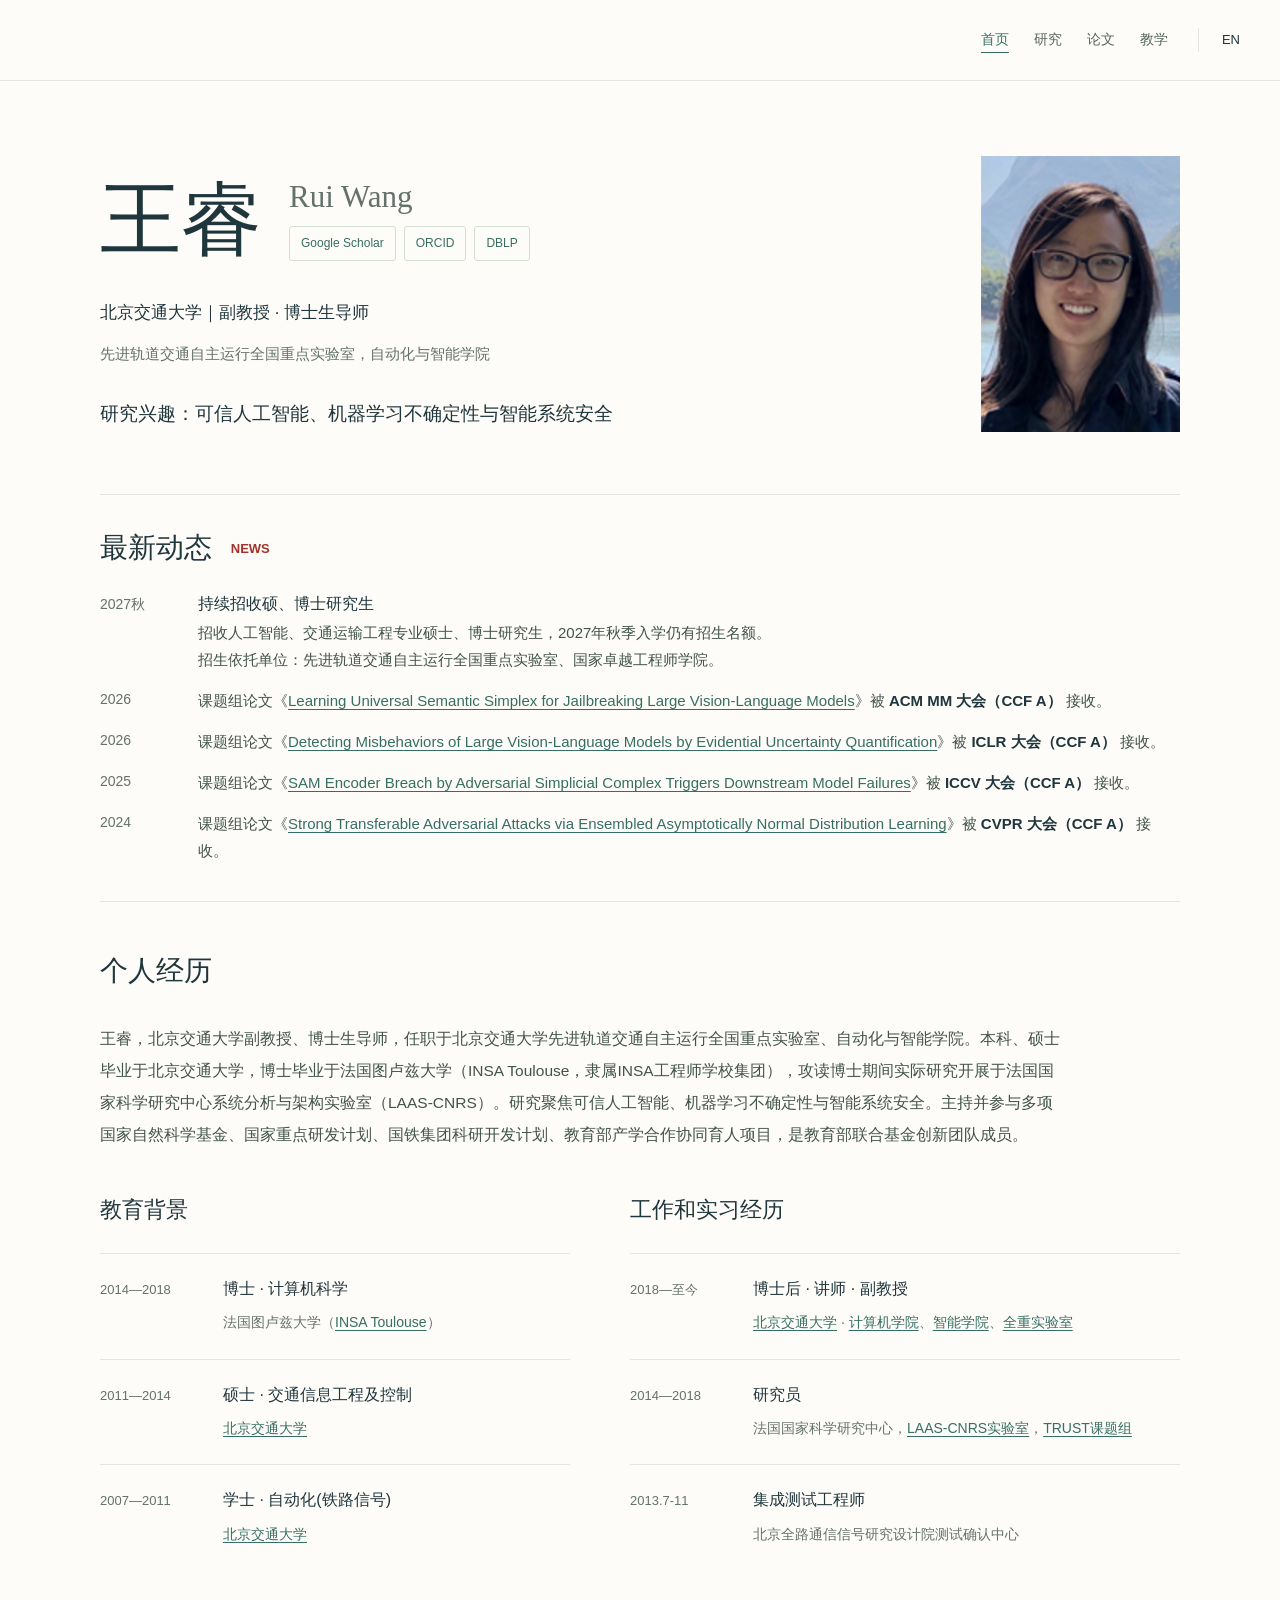
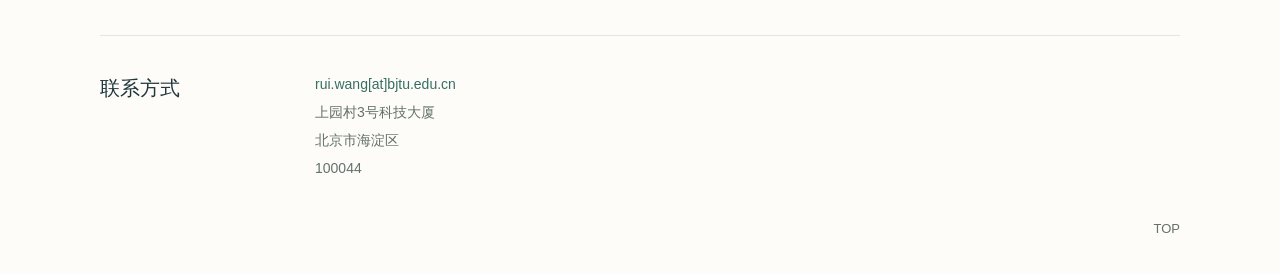
<file: index.html>
<!doctype html>
<html lang="zh-CN"><head><meta charset="utf-8"><meta name="viewport" content="width=device-width, initial-scale=1"><title>王睿 | 北京交通大学</title><meta name="description" content="王睿，北京交通大学副教授、博士生导师。研究可信人工智能、不确定性量化、对抗鲁棒性与智能系统安全。"><meta name="theme-color" content="#fdfcf8"><link rel="icon" type="image/svg+xml" href="./assets/favicon.svg"><link rel="stylesheet" href="./styles.css"><link rel="canonical" href="https://rwang0309.github.io/"><link rel="alternate" hreflang="zh-CN" href="https://rwang0309.github.io/"><link rel="alternate" hreflang="en" href="https://rwang0309.github.io/en/"><link rel="alternate" hreflang="x-default" href="https://rwang0309.github.io/"><meta property="og:title" content="王睿 | 北京交通大学"><meta property="og:description" content="王睿，北京交通大学副教授、博士生导师。研究可信人工智能、不确定性量化、对抗鲁棒性与智能系统安全。"><meta property="og:type" content="profile"><meta property="og:url" content="https://rwang0309.github.io/"><meta property="og:image" content="https://rwang0309.github.io/assets/portrait.png"><meta property="og:locale" content="zh_CN"><script type="application/ld+json">{"@context":"https://schema.org","@type":"Person","name":"Rui Wang","alternateName":"王睿","jobTitle":"Associate Professor","url":"https://rwang0309.github.io","email":"mailto:rui.wang@bjtu.edu.cn","image":"https://rwang0309.github.io/assets/portrait.png","affiliation":{"@type":"CollegeOrUniversity","name":"Beijing Jiaotong University"},"sameAs":["https://scholar.google.com/citations?user=rSBGefoAAAAJ&hl=en","https://orcid.org/0000-0002-7121-9574","https://dblp.org/pid/06/2293-42.html"]}</script><script src="./app.js" defer></script></head>
<body data-page="home" id="top"><a class="skip-link" href="#main">跳转到正文</a><header class="site-header"><div class="header-inner container"><button class="menu-toggle" type="button" aria-expanded="false" aria-controls="main-nav" aria-label="展开导航"><span></span><span></span></button><nav class="main-nav" id="main-nav" aria-label="主导航"><a href="index.html" aria-current="page">首页</a><a href="research.html">研究</a><a href="publications.html">论文</a><a href="teaching.html">教学</a></nav><a class="language-switch" href="en/index.html" lang="en" hreflang="en" aria-label="Switch to English">EN</a></div></header><main class="container page-main" id="main"><section class="hero"><div class="hero-copy"><div class="hero-identity"><h1 class="hero-name">王睿</h1><div class="alternate-identity"><p class="alternate-name" lang="en">Rui Wang</p><div class="academic-links" aria-label="学术主页"><a class="academic-link" href="https://scholar.google.com/citations?user=rSBGefoAAAAJ&amp;hl=en" target="_blank" rel="noopener noreferrer">Google Scholar</a><a class="academic-link" href="https://orcid.org/0000-0002-7121-9574" target="_blank" rel="noopener noreferrer">ORCID</a><a class="academic-link" href="https://dblp.org/pid/06/2293-42.html" target="_blank" rel="noopener noreferrer">DBLP</a></div></div></div><p class="hero-role">北京交通大学｜副教授 · 博士生导师</p><p class="hero-affiliation">先进轨道交通自主运行全国重点实验室，自动化与智能学院</p><p class="hero-focus">研究兴趣：可信人工智能、机器学习不确定性与智能系统安全</p></div><div class="hero-portrait"><div class="portrait-wrap"><img src="./assets/portrait.png" width="196" height="270" alt="王睿老师肖像" fetchpriority="high"></div></div></section><section class="home-news" id="news" aria-labelledby="news-heading"><h2 class="home-section-title" id="news-heading">最新动态 <span class="news-badge" aria-hidden="true">NEWS</span></h2><ol class="news-list"><li class="news-item news-pinned"><span class="news-date">2027秋</span><div class="news-body"><h3 class="news-title">持续招收硕、博士研究生</h3><p class="news-copy">招收人工智能、交通运输工程专业硕士、博士研究生，2027年秋季入学仍有招生名额。<br>招生依托单位：先进轨道交通自主运行全国重点实验室、国家卓越工程师学院。</p></div></li><li class="news-item"><span class="news-date">2026</span><div class="news-body"><p class="news-copy">课题组论文《<a class="news-paper" href="https://scholar.google.com/scholar?q=Learning%20Universal%20Semantic%20Simplex%20for%20Jailbreaking%20Large%20Vision-Language%20Models" target="_blank" rel="noopener noreferrer">Learning Universal Semantic Simplex for Jailbreaking Large Vision-Language Models</a>》被 <strong>ACM MM 大会（CCF A）</strong> 接收。</p></div></li><li class="news-item"><span class="news-date">2026</span><div class="news-body"><p class="news-copy">课题组论文《<a class="news-paper" href="https://arxiv.org/abs/2602.05535" target="_blank" rel="noopener noreferrer">Detecting Misbehaviors of Large Vision-Language Models by Evidential Uncertainty Quantification</a>》被 <strong>ICLR 大会（CCF A）</strong> 接收。</p></div></li><li class="news-item"><span class="news-date">2025</span><div class="news-body"><p class="news-copy">课题组论文《<a class="news-paper" href="https://arxiv.org/abs/2508.06127" target="_blank" rel="noopener noreferrer">SAM Encoder Breach by Adversarial Simplicial Complex Triggers Downstream Model Failures</a>》被 <strong>ICCV 大会（CCF A）</strong> 接收。</p></div></li><li class="news-item"><span class="news-date">2024</span><div class="news-body"><p class="news-copy">课题组论文《<a class="news-paper" href="https://arxiv.org/abs/2209.11964" target="_blank" rel="noopener noreferrer">Strong Transferable Adversarial Attacks via Ensembled Asymptotically Normal Distribution Learning</a>》被 <strong>CVPR 大会（CCF A）</strong> 接收。</p></div></li></ol></section><section class="home-biography" id="biography"><h2 class="home-section-title">个人经历</h2><div class="bio-copy"><p>王睿，北京交通大学副教授、博士生导师，任职于北京交通大学先进轨道交通自主运行全国重点实验室、自动化与智能学院。本科、硕士毕业于北京交通大学，博士毕业于法国图卢兹大学（INSA Toulouse，隶属INSA工程师学校集团），攻读博士期间实际研究开展于法国国家科学研究中心系统分析与架构实验室（LAAS-CNRS）。研究聚焦可信人工智能、机器学习不确定性与智能系统安全。主持并参与多项国家自然科学基金、国家重点研发计划、国铁集团科研开发计划、教育部产学合作协同育人项目，是教育部联合基金创新团队成员。</p></div><div class="timeline-grid"><section class="timeline-column"><h2>教育背景</h2><div class="timeline-item"><span class="timeline-date">2014—2018</span><div class="timeline-detail"><h3>博士 · 计算机科学</h3><p>法国图卢兹大学（<a href="https://www.insa-toulouse.fr/" target="_blank" rel="noopener noreferrer">INSA Toulouse</a>）</p></div></div><div class="timeline-item"><span class="timeline-date">2011—2014</span><div class="timeline-detail"><h3>硕士 · 交通信息工程及控制</h3><p><a href="https://www.bjtu.edu.cn/" target="_blank" rel="noopener noreferrer">北京交通大学</a></p></div></div><div class="timeline-item"><span class="timeline-date">2007—2011</span><div class="timeline-detail"><h3>学士 · 自动化(铁路信号)</h3><p><a href="https://www.bjtu.edu.cn/" target="_blank" rel="noopener noreferrer">北京交通大学</a></p></div></div></section><section class="timeline-column"><h2>工作和实习经历</h2><div class="timeline-item"><span class="timeline-date">2018—至今</span><div class="timeline-detail"><h3>博士后 · 讲师 · 副教授</h3><p><a href="https://www.bjtu.edu.cn/" target="_blank" rel="noopener noreferrer">北京交通大学</a> · <a href="https://cs.bjtu.edu.cn/" target="_blank" rel="noopener noreferrer">计算机学院</a>、<a href="https://ai.bjtu.edu.cn/" target="_blank" rel="noopener noreferrer">智能学院</a>、<a href="https://raolab.bjtu.edu.cn/" target="_blank" rel="noopener noreferrer">全重实验室</a></p></div></div><div class="timeline-item"><span class="timeline-date">2014—2018</span><div class="timeline-detail"><h3>研究员</h3><p>法国国家科学研究中心，<a href="https://www.laas.fr/fr/" target="_blank" rel="noopener noreferrer">LAAS-CNRS实验室</a>，<a href="https://www.laas.fr/fr/equipes/trust/" target="_blank" rel="noopener noreferrer">TRUST课题组</a></p></div></div><div class="timeline-item"><span class="timeline-date">2013.7-11</span><div class="timeline-detail"><h3>集成测试工程师</h3><p>北京全路通信信号研究设计院测试确认中心</p></div></div></section></div></section></main><footer class="site-footer"><div class="container contact-footer" id="contact"><h2>联系方式</h2><address><a href="mailto:rui.wang@bjtu.edu.cn">rui.wang[at]bjtu.edu.cn</a><br>上园村3号科技大厦<br>北京市海淀区<br>100044</address></div><div class="container footer-inner"><a class="back-to-top" href="#top">TOP</a></div></footer></body></html>
</file>
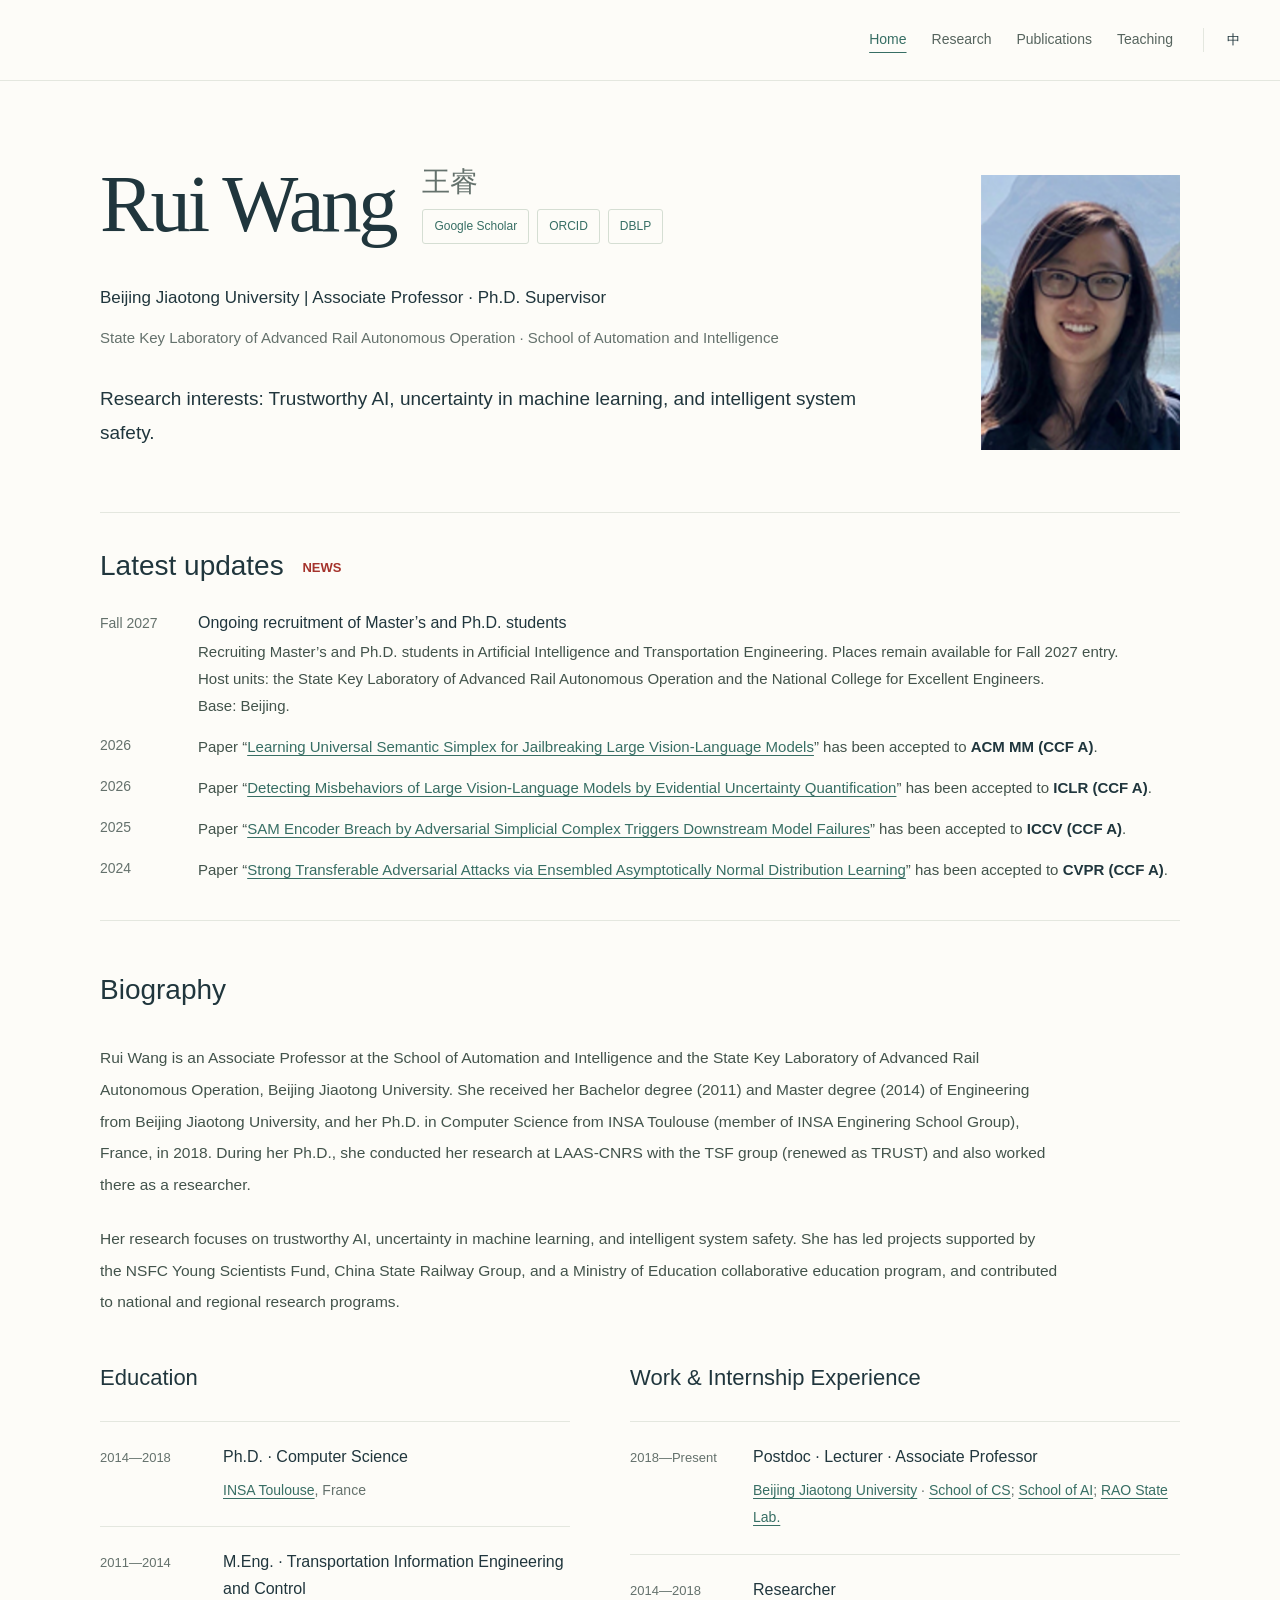
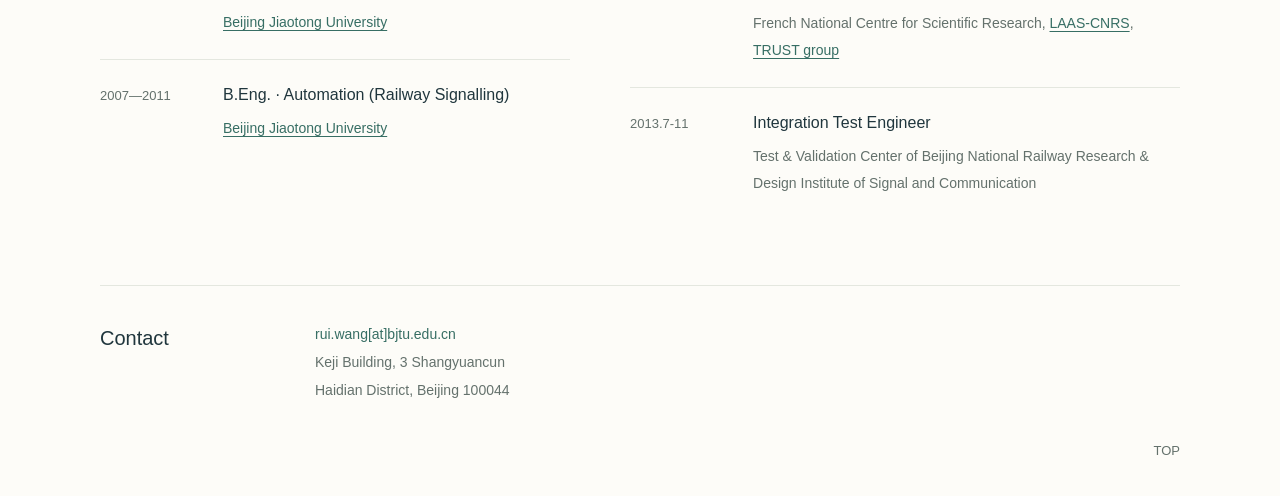
<file: en/index.html>
<!doctype html>
<html lang="en"><head><meta charset="utf-8"><meta name="viewport" content="width=device-width, initial-scale=1"><title>Rui Wang | Beijing Jiaotong University</title><meta name="description" content="Rui Wang, Associate Professor at Beijing Jiaotong University. Research in trustworthy AI, uncertainty quantification, adversarial robustness, and intelligent system safety."><meta name="theme-color" content="#fdfcf8"><link rel="icon" type="image/svg+xml" href="../assets/favicon.svg"><link rel="stylesheet" href="../styles.css"><link rel="canonical" href="https://rwang0309.github.io/en/"><link rel="alternate" hreflang="zh-CN" href="https://rwang0309.github.io/"><link rel="alternate" hreflang="en" href="https://rwang0309.github.io/en/"><link rel="alternate" hreflang="x-default" href="https://rwang0309.github.io/"><meta property="og:title" content="Rui Wang | Beijing Jiaotong University"><meta property="og:description" content="Rui Wang, Associate Professor at Beijing Jiaotong University. Research in trustworthy AI, uncertainty quantification, adversarial robustness, and intelligent system safety."><meta property="og:type" content="profile"><meta property="og:url" content="https://rwang0309.github.io/en/"><meta property="og:image" content="https://rwang0309.github.io/assets/portrait.png"><meta property="og:locale" content="en_US"><script type="application/ld+json">{"@context":"https://schema.org","@type":"Person","name":"Rui Wang","alternateName":"王睿","jobTitle":"Associate Professor","url":"https://rwang0309.github.io","email":"mailto:rui.wang@bjtu.edu.cn","image":"https://rwang0309.github.io/assets/portrait.png","affiliation":{"@type":"CollegeOrUniversity","name":"Beijing Jiaotong University"},"sameAs":["https://scholar.google.com/citations?user=rSBGefoAAAAJ&hl=en","https://orcid.org/0000-0002-7121-9574","https://dblp.org/pid/06/2293-42.html"]}</script><script src="../app.js" defer></script></head>
<body data-page="home" id="top"><a class="skip-link" href="#main">Skip to content</a><header class="site-header"><div class="header-inner container"><button class="menu-toggle" type="button" aria-expanded="false" aria-controls="main-nav" aria-label="Open navigation"><span></span><span></span></button><nav class="main-nav" id="main-nav" aria-label="Main navigation"><a href="index.html" aria-current="page">Home</a><a href="research.html">Research</a><a href="publications.html">Publications</a><a href="teaching.html">Teaching</a></nav><a class="language-switch" href="../index.html" lang="zh-CN" hreflang="zh-CN" aria-label="切换到中文">中</a></div></header><main class="container page-main" id="main"><section class="hero"><div class="hero-copy"><div class="hero-identity"><h1 class="hero-name">Rui Wang</h1><div class="alternate-identity"><p class="alternate-name" lang="zh-CN">王睿</p><div class="academic-links" aria-label="Academic profiles"><a class="academic-link" href="https://scholar.google.com/citations?user=rSBGefoAAAAJ&amp;hl=en" target="_blank" rel="noopener noreferrer">Google Scholar</a><a class="academic-link" href="https://orcid.org/0000-0002-7121-9574" target="_blank" rel="noopener noreferrer">ORCID</a><a class="academic-link" href="https://dblp.org/pid/06/2293-42.html" target="_blank" rel="noopener noreferrer">DBLP</a></div></div></div><p class="hero-role">Beijing Jiaotong University | Associate Professor · Ph.D. Supervisor</p><p class="hero-affiliation">State Key Laboratory of Advanced Rail Autonomous Operation · School of Automation and Intelligence</p><p class="hero-focus">Research interests: Trustworthy AI, uncertainty in machine learning, and intelligent system safety.</p></div><div class="hero-portrait"><div class="portrait-wrap"><img src="../assets/portrait.png" width="196" height="270" alt="Portrait of Rui Wang" fetchpriority="high"></div></div></section><section class="home-news" id="news" aria-labelledby="news-heading"><h2 class="home-section-title" id="news-heading">Latest updates <span class="news-badge" aria-hidden="true">NEWS</span></h2><ol class="news-list"><li class="news-item news-pinned"><span class="news-date">Fall 2027</span><div class="news-body"><h3 class="news-title">Ongoing recruitment of Master’s and Ph.D. students</h3><p class="news-copy">Recruiting Master’s and Ph.D. students in Artificial Intelligence and Transportation Engineering. Places remain available for Fall 2027 entry.<br>Host units: the State Key Laboratory of Advanced Rail Autonomous Operation and the National College for Excellent Engineers.<br>Base: Beijing.</p></div></li><li class="news-item"><span class="news-date">2026</span><div class="news-body"><p class="news-copy">Paper “<a class="news-paper" href="https://scholar.google.com/scholar?q=Learning%20Universal%20Semantic%20Simplex%20for%20Jailbreaking%20Large%20Vision-Language%20Models" target="_blank" rel="noopener noreferrer">Learning Universal Semantic Simplex for Jailbreaking Large Vision-Language Models</a>” has been accepted to <strong>ACM MM (CCF A)</strong>.</p></div></li><li class="news-item"><span class="news-date">2026</span><div class="news-body"><p class="news-copy">Paper “<a class="news-paper" href="https://arxiv.org/abs/2602.05535" target="_blank" rel="noopener noreferrer">Detecting Misbehaviors of Large Vision-Language Models by Evidential Uncertainty Quantification</a>” has been accepted to <strong>ICLR (CCF A)</strong>.</p></div></li><li class="news-item"><span class="news-date">2025</span><div class="news-body"><p class="news-copy">Paper “<a class="news-paper" href="https://arxiv.org/abs/2508.06127" target="_blank" rel="noopener noreferrer">SAM Encoder Breach by Adversarial Simplicial Complex Triggers Downstream Model Failures</a>” has been accepted to <strong>ICCV (CCF A)</strong>.</p></div></li><li class="news-item"><span class="news-date">2024</span><div class="news-body"><p class="news-copy">Paper “<a class="news-paper" href="https://arxiv.org/abs/2209.11964" target="_blank" rel="noopener noreferrer">Strong Transferable Adversarial Attacks via Ensembled Asymptotically Normal Distribution Learning</a>” has been accepted to <strong>CVPR (CCF A)</strong>.</p></div></li></ol></section><section class="home-biography" id="biography"><h2 class="home-section-title">Biography</h2><div class="bio-copy"><p>Rui Wang is an Associate Professor at the School of Automation and Intelligence and the State Key Laboratory of Advanced Rail Autonomous Operation, Beijing Jiaotong University. She received her Bachelor degree (2011) and Master degree (2014) of Engineering from Beijing Jiaotong University, and her Ph.D. in Computer Science from INSA Toulouse (member of INSA Enginering School Group), France, in 2018. During her Ph.D., she conducted her research at LAAS-CNRS with the TSF group (renewed as TRUST) and also worked there as a researcher.</p><p>Her research focuses on trustworthy AI, uncertainty in machine learning, and intelligent system safety. She has led projects supported by the NSFC Young Scientists Fund, China State Railway Group, and a Ministry of Education collaborative education program, and contributed to national and regional research programs.</p></div><div class="timeline-grid"><section class="timeline-column"><h2>Education</h2><div class="timeline-item"><span class="timeline-date">2014—2018</span><div class="timeline-detail"><h3>Ph.D. · Computer Science</h3><p><a href="https://www.insa-toulouse.fr/en/" target="_blank" rel="noopener noreferrer">INSA Toulouse</a>, France</p></div></div><div class="timeline-item"><span class="timeline-date">2011—2014</span><div class="timeline-detail"><h3>M.Eng. · Transportation Information Engineering and Control</h3><p><a href="https://en.bjtu.edu.cn/" target="_blank" rel="noopener noreferrer">Beijing Jiaotong University</a></p></div></div><div class="timeline-item"><span class="timeline-date">2007—2011</span><div class="timeline-detail"><h3>B.Eng. · Automation (Railway Signalling)</h3><p><a href="https://en.bjtu.edu.cn/" target="_blank" rel="noopener noreferrer">Beijing Jiaotong University</a></p></div></div></section><section class="timeline-column"><h2>Work & Internship Experience</h2><div class="timeline-item"><span class="timeline-date">2018—Present</span><div class="timeline-detail"><h3>Postdoc · Lecturer · Associate Professor</h3><p><a href="https://en.bjtu.edu.cn/" target="_blank" rel="noopener noreferrer">Beijing Jiaotong University</a> · <a href="https://cs.bjtu.edu.cn/" target="_blank" rel="noopener noreferrer">School of CS</a>; <a href="https://ai.bjtu.edu.cn/" target="_blank" rel="noopener noreferrer">School of AI</a>; <a href="https://raolab.bjtu.edu.cn/" target="_blank" rel="noopener noreferrer">RAO State Lab.</a></p></div></div><div class="timeline-item"><span class="timeline-date">2014—2018</span><div class="timeline-detail"><h3>Researcher</h3><p> French National Centre for Scientific Research, <a href="https://www.laas.fr/en/" target="_blank" rel="noopener noreferrer">LAAS-CNRS</a>, <a href="https://www.laas.fr/en/teams/trust/" target="_blank" rel="noopener noreferrer">TRUST group</a></p></div></div><div class="timeline-item"><span class="timeline-date">2013.7-11</span><div class="timeline-detail"><h3>Integration Test Engineer</h3><p> Test &amp; Validation Center of Beijing National Railway Research &amp; Design Institute of Signal and Communication</p></div></div></section></div></section></main><footer class="site-footer"><div class="container contact-footer" id="contact"><h2>Contact</h2><address><a href="mailto:rui.wang@bjtu.edu.cn">rui.wang[at]bjtu.edu.cn</a><br>Keji Building, 3 Shangyuancun<br>Haidian District, Beijing 100044</address></div><div class="container footer-inner"><a class="back-to-top" href="#top">TOP</a></div></footer></body></html>
</file>
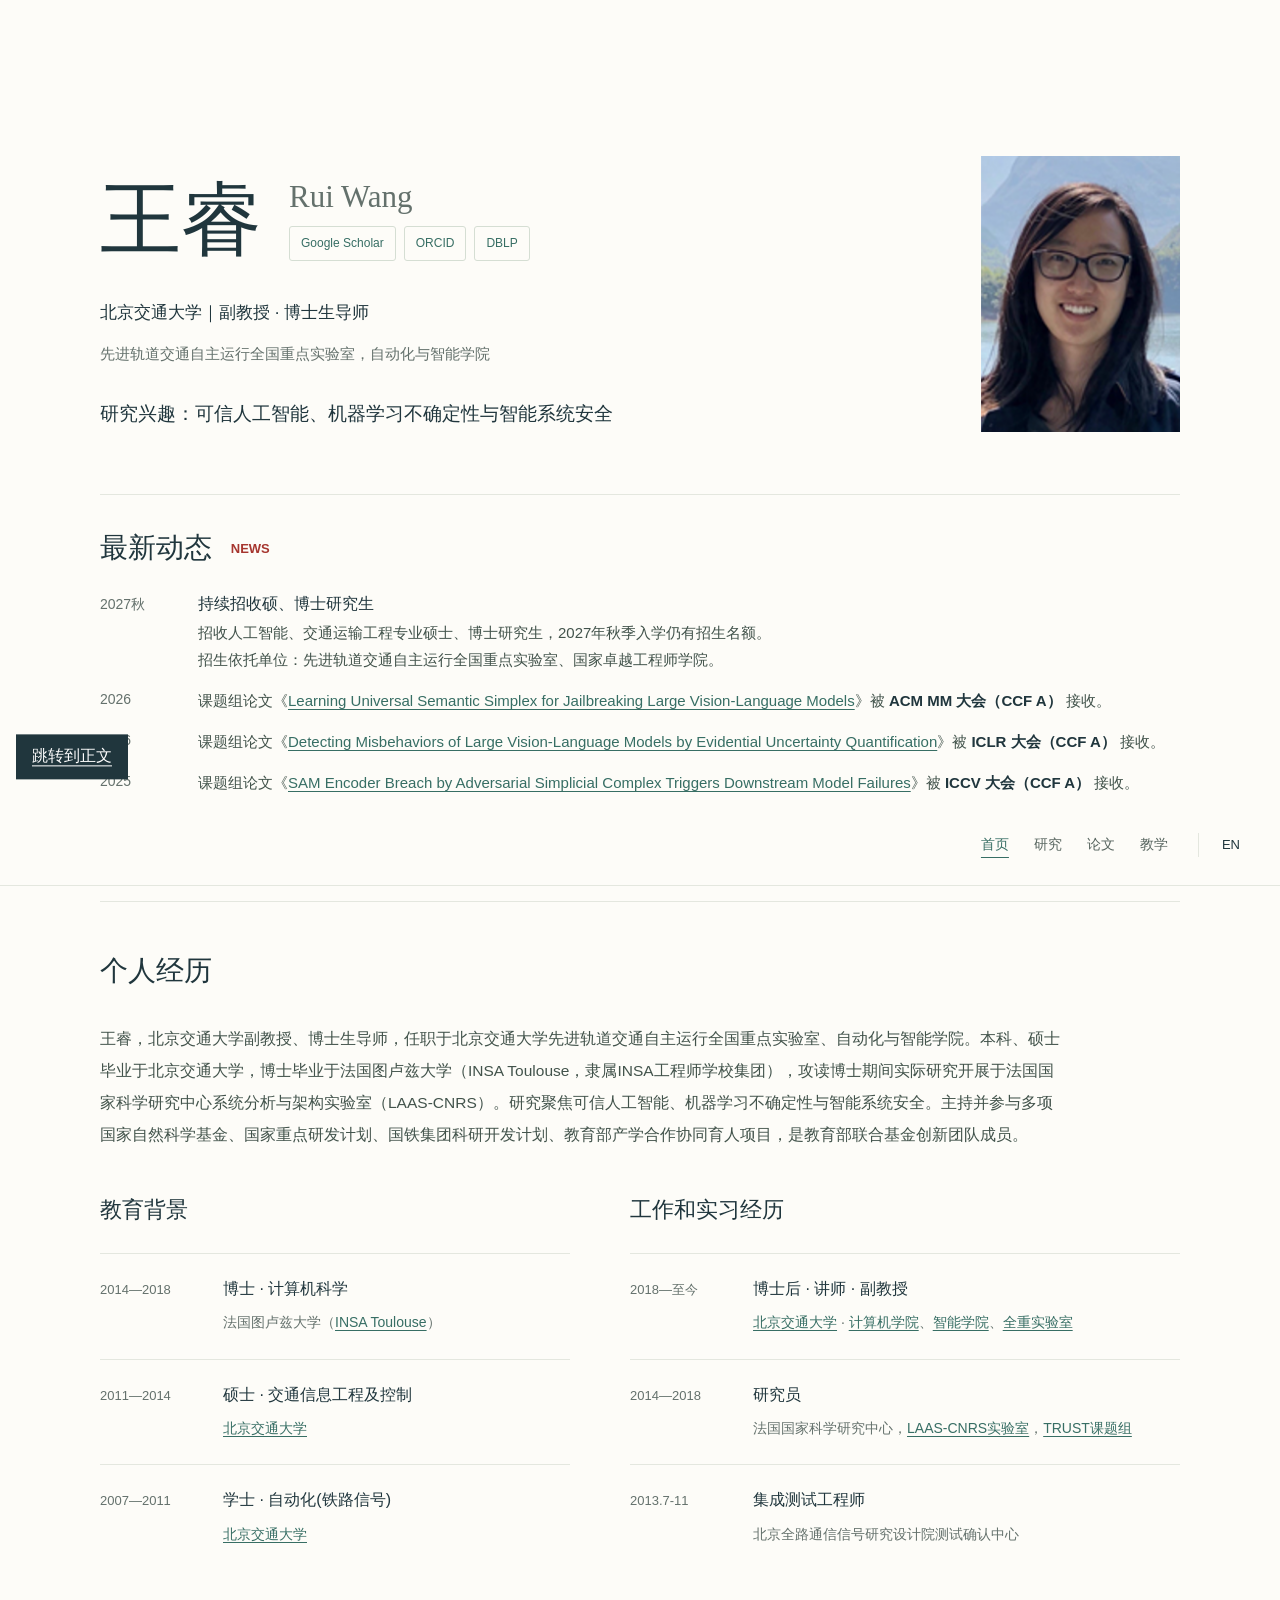
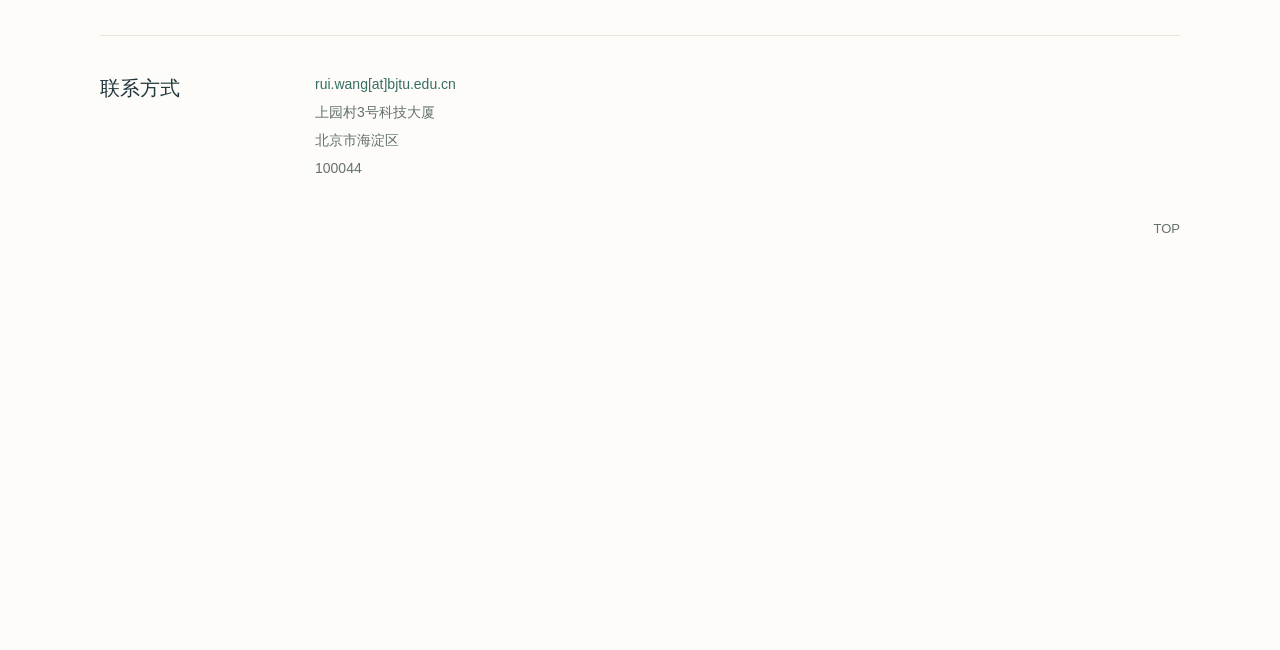
<file: about.html>
<!doctype html><html lang="zh-CN"><head><meta charset="utf-8"><meta http-equiv="refresh" content="0;url=index.html#biography"><link rel="canonical" href="https://rwang0309.github.io/"><title>王睿</title></head><body></body></html>
</file>
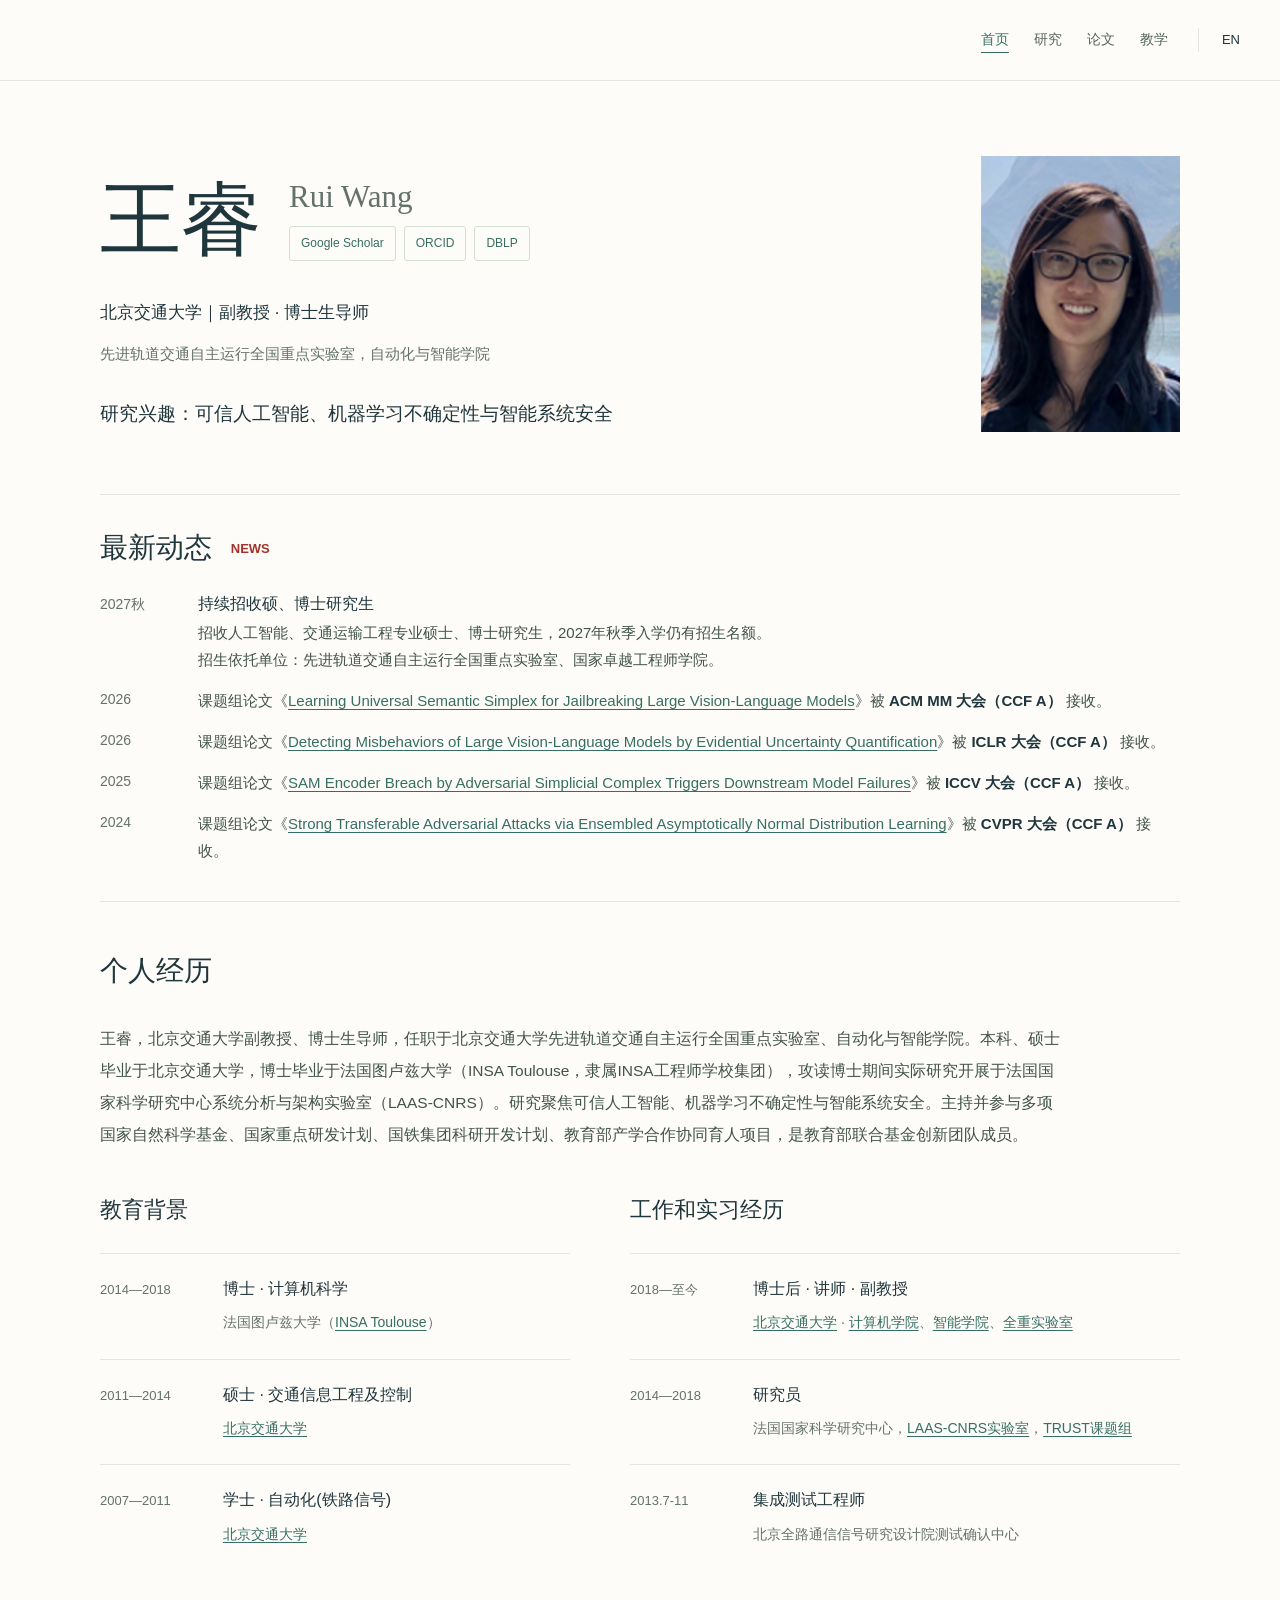
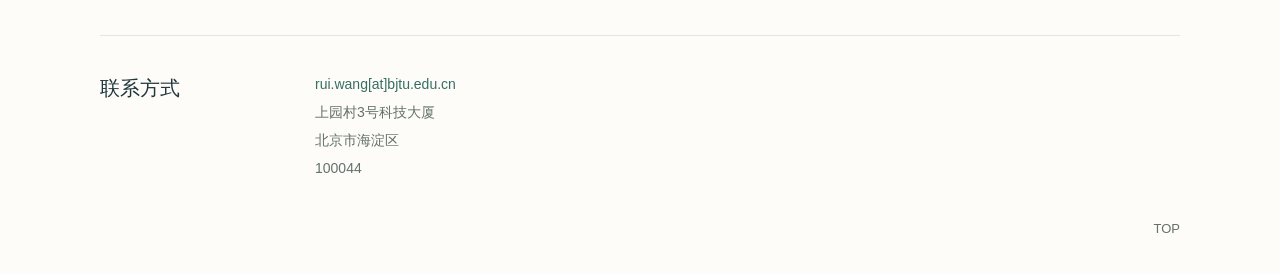
<file: alumni.html>
<!doctype html><html lang="zh-CN"><head><meta charset="utf-8"><meta http-equiv="refresh" content="0;url=index.html"><link rel="canonical" href="https://rwang0309.github.io/"><title>王睿</title></head><body></body></html>
</file>
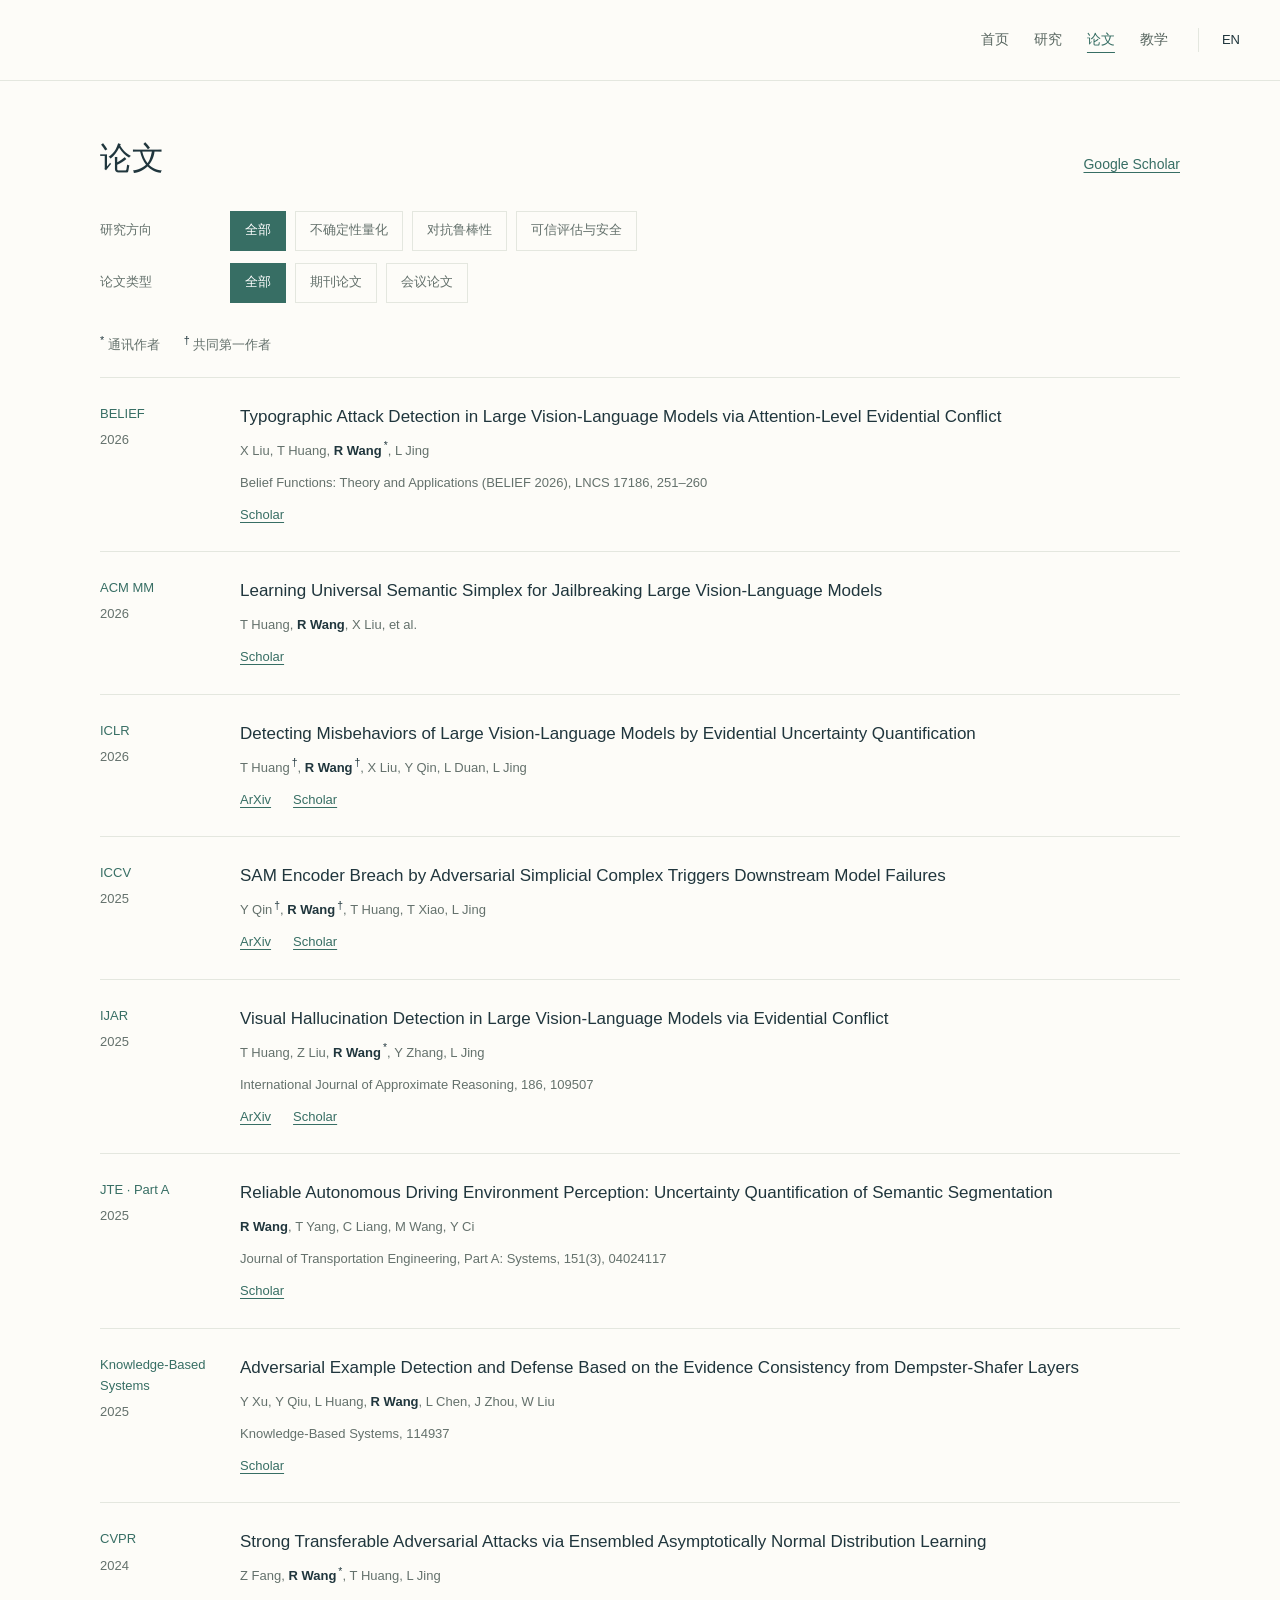
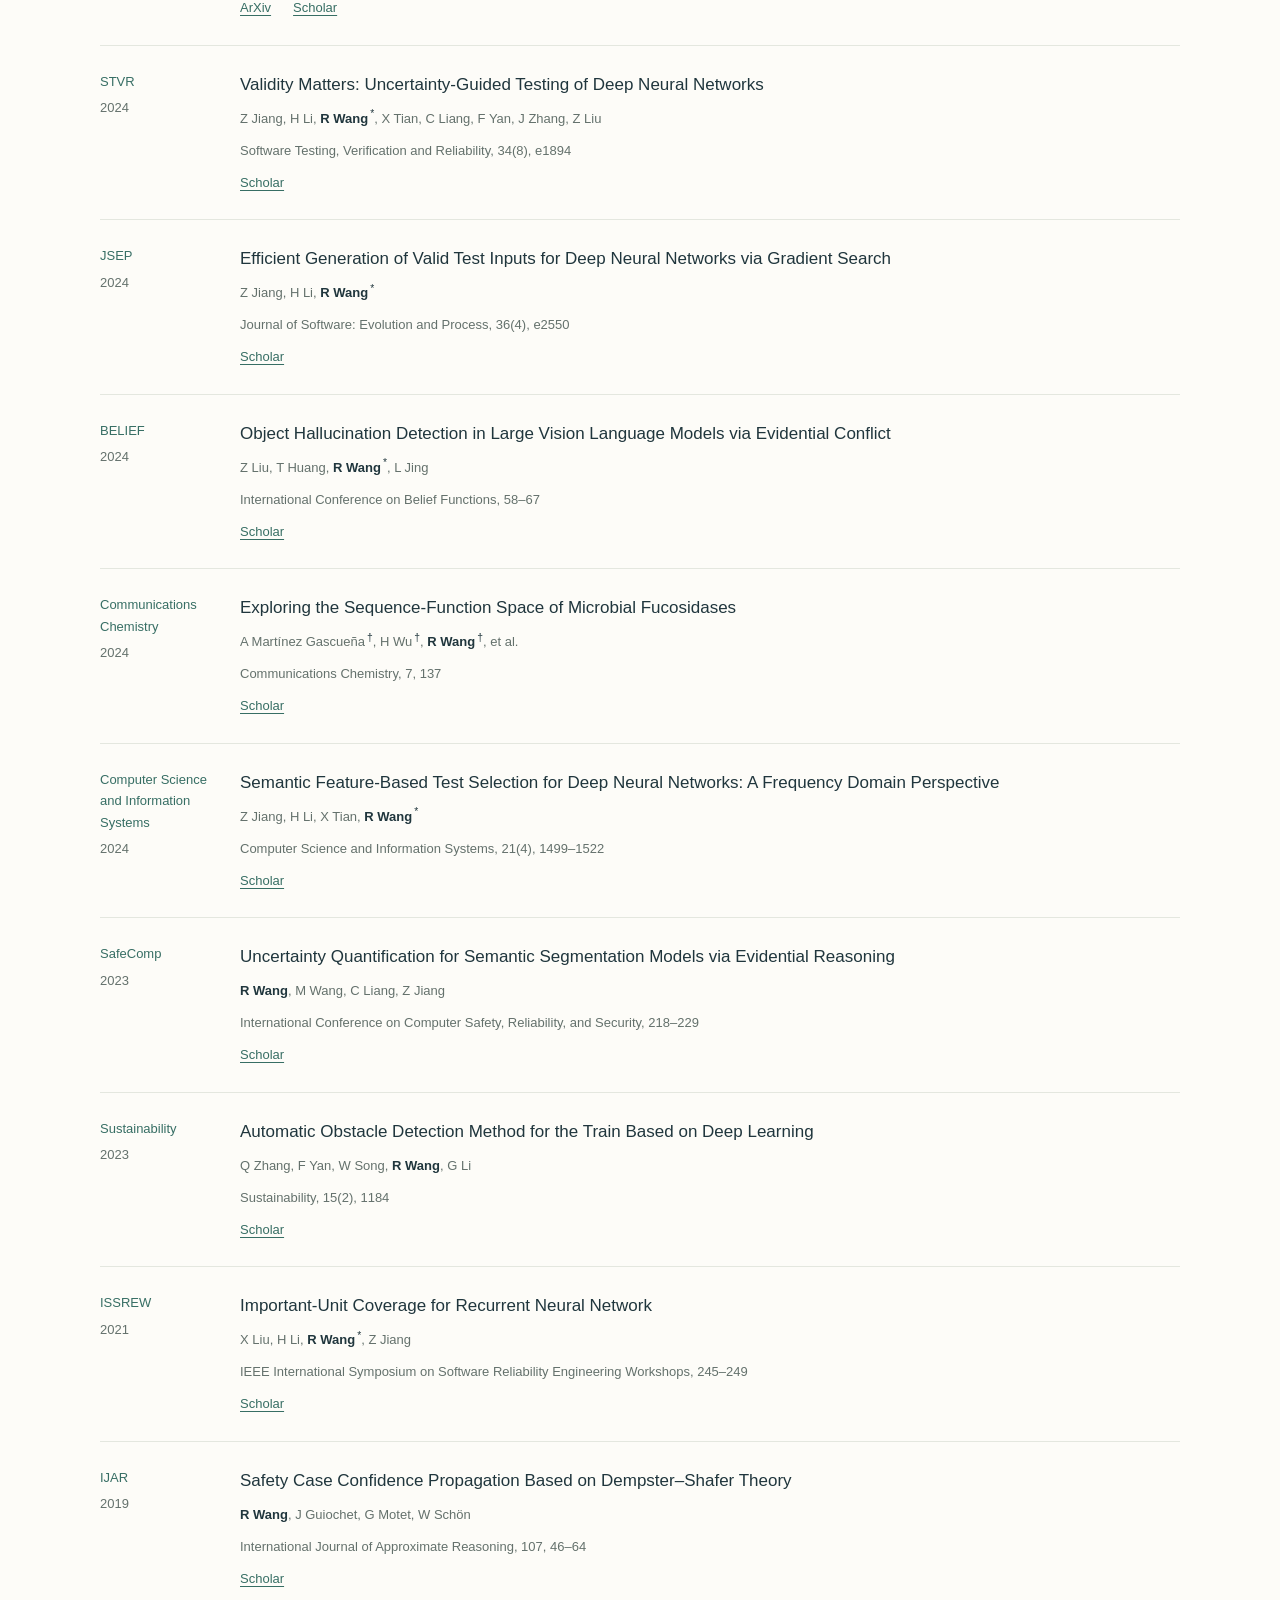
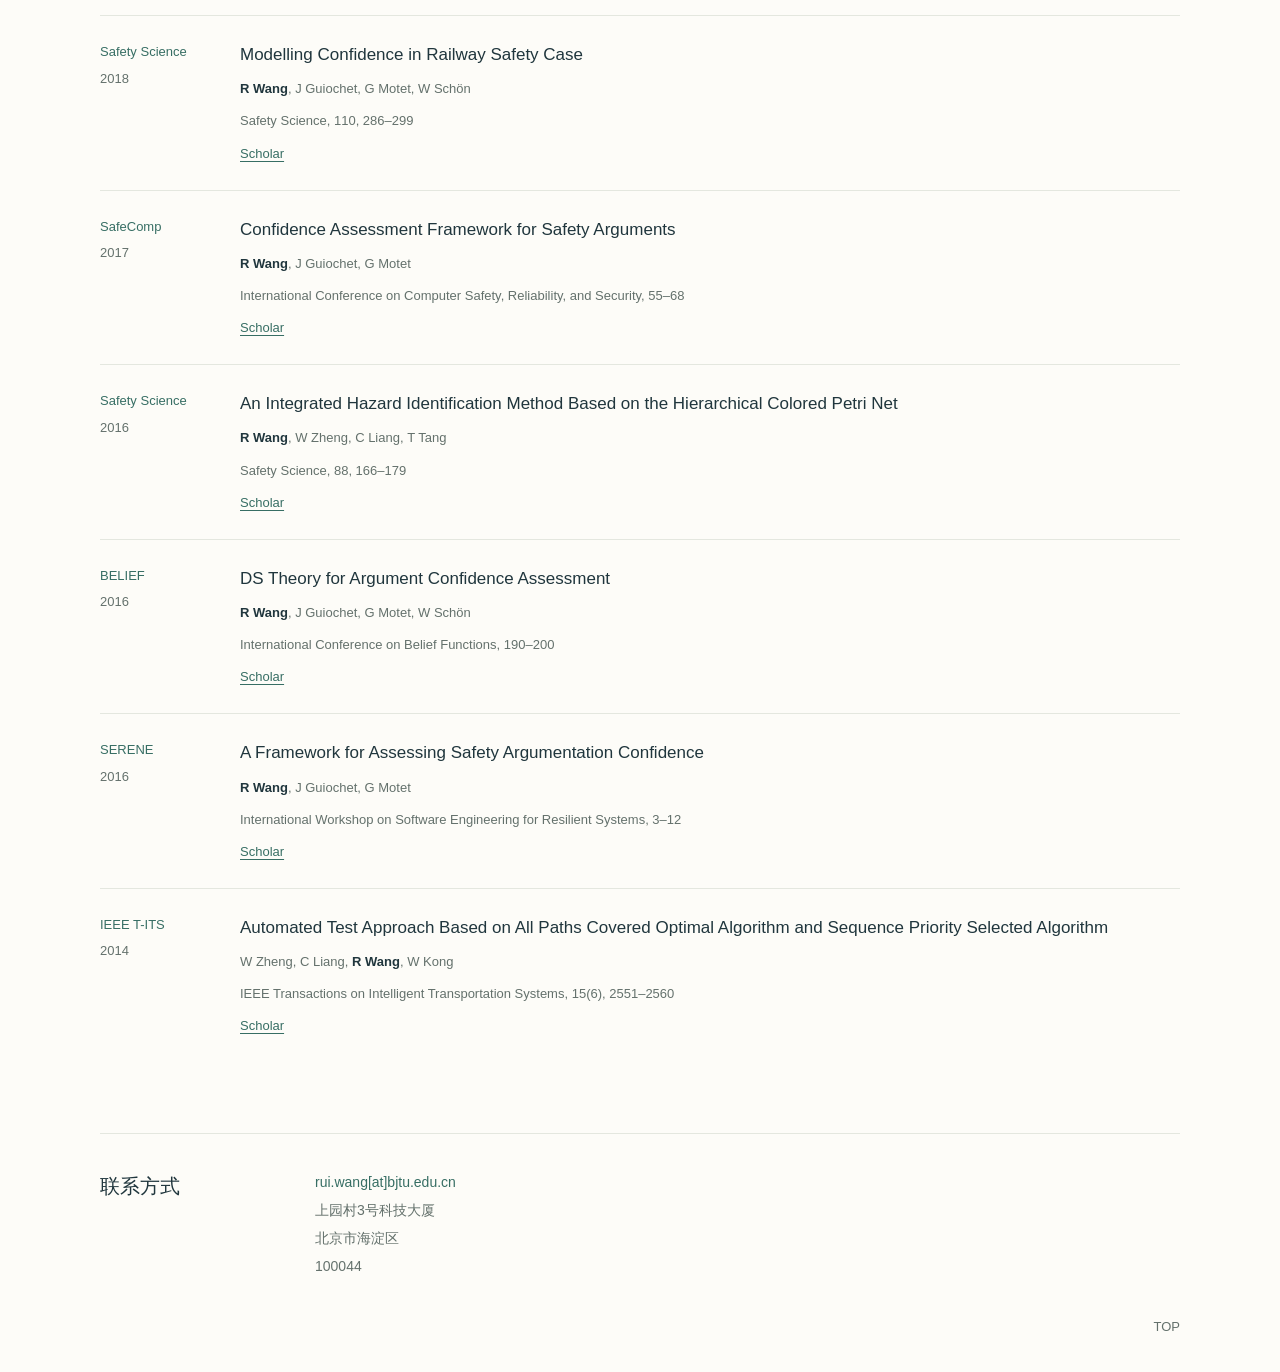
<file: publications.html>
<!doctype html>
<html lang="zh-CN"><head><meta charset="utf-8"><meta name="viewport" content="width=device-width, initial-scale=1"><title>论文 | 王睿</title><meta name="description" content="王睿，北京交通大学副教授、博士生导师。研究可信人工智能、不确定性量化、对抗鲁棒性与智能系统安全。"><meta name="theme-color" content="#fdfcf8"><link rel="icon" type="image/svg+xml" href="./assets/favicon.svg"><link rel="stylesheet" href="./styles.css"><link rel="canonical" href="https://rwang0309.github.io/publications.html"><link rel="alternate" hreflang="zh-CN" href="https://rwang0309.github.io/publications.html"><link rel="alternate" hreflang="en" href="https://rwang0309.github.io/en/publications.html"><link rel="alternate" hreflang="x-default" href="https://rwang0309.github.io/publications.html"><meta property="og:title" content="论文 | 王睿"><meta property="og:description" content="王睿，北京交通大学副教授、博士生导师。研究可信人工智能、不确定性量化、对抗鲁棒性与智能系统安全。"><meta property="og:type" content="profile"><meta property="og:url" content="https://rwang0309.github.io/publications.html"><meta property="og:image" content="https://rwang0309.github.io/assets/portrait.png"><meta property="og:locale" content="zh_CN"><script type="application/ld+json">{"@context":"https://schema.org","@type":"Person","name":"Rui Wang","alternateName":"王睿","jobTitle":"Associate Professor","url":"https://rwang0309.github.io","email":"mailto:rui.wang@bjtu.edu.cn","image":"https://rwang0309.github.io/assets/portrait.png","affiliation":{"@type":"CollegeOrUniversity","name":"Beijing Jiaotong University"},"sameAs":["https://scholar.google.com/citations?user=rSBGefoAAAAJ&hl=en","https://orcid.org/0000-0002-7121-9574","https://dblp.org/pid/06/2293-42.html"]}</script><script src="./app.js" defer></script></head>
<body data-page="publications" id="top"><a class="skip-link" href="#main">跳转到正文</a><header class="site-header"><div class="header-inner container"><button class="menu-toggle" type="button" aria-expanded="false" aria-controls="main-nav" aria-label="展开导航"><span></span><span></span></button><nav class="main-nav" id="main-nav" aria-label="主导航"><a href="index.html">首页</a><a href="research.html">研究</a><a href="publications.html" aria-current="page">论文</a><a href="teaching.html">教学</a></nav><a class="language-switch" href="en/publications.html" lang="en" hreflang="en" aria-label="Switch to English">EN</a></div></header><main class="container page-main" id="main"><div class="publications-heading"><h1 class="page-title">论文</h1><a href="https://scholar.google.com/citations?user=rSBGefoAAAAJ&amp;hl=en" target="_blank" rel="noopener noreferrer">Google Scholar</a></div>
        <div class="publications-tools"><div class="filter-row"><span class="filter-label" id="topic-filter-label">研究方向</span><div class="filter-bar" role="group" aria-labelledby="topic-filter-label"><button type="button" class="filter-button active" data-filter-group="topic" data-filter="all" aria-pressed="true">全部</button><button type="button" class="filter-button" data-filter-group="topic" data-filter="uncertainty" aria-pressed="false">不确定性量化</button><button type="button" class="filter-button" data-filter-group="topic" data-filter="robustness" aria-pressed="false">对抗鲁棒性</button><button type="button" class="filter-button" data-filter-group="topic" data-filter="assurance" aria-pressed="false">可信评估与安全</button></div></div><div class="filter-row"><span class="filter-label" id="kind-filter-label">论文类型</span><div class="filter-bar" role="group" aria-labelledby="kind-filter-label"><button type="button" class="filter-button active" data-filter-group="kind" data-filter="all" aria-pressed="true">全部</button><button type="button" class="filter-button" data-filter-group="kind" data-filter="journal" aria-pressed="false">期刊论文</button><button type="button" class="filter-button" data-filter-group="kind" data-filter="conference" aria-pressed="false">会议论文</button></div></div></div>
        <p class="author-legend"><span><sup>*</sup> 通讯作者</span><span><sup>†</sup> 共同第一作者</span></p><div class="publication-list"><article class="publication" data-topic="uncertainty" data-kind="conference"><div class="pub-meta"><span class="pub-venue">BELIEF</span><span class="pub-year">2026</span></div><div class="pub-content"><h2 class="pub-title">Typographic Attack Detection in Large Vision-Language Models via Attention-Level Evidential Conflict</h2><p class="pub-authors"><span class="pub-author">X Liu</span>, <span class="pub-author">T Huang</span>, <span class="pub-author"><strong>R Wang</strong><sup class="author-mark" title="通讯作者" aria-label="通讯作者">*</sup></span>, <span class="pub-author">L Jing</span></p><p class="pub-journal">Belief Functions: Theory and Applications (BELIEF 2026), LNCS 17186, 251–260</p><div class="pub-links"><a href="https://scholar.google.com/scholar?q=Typographic%20Attack%20Detection%20in%20Large%20Vision-Language%20Models%20via%20Attention-Level%20Evidential%20Conflict" target="_blank" rel="noopener noreferrer">Scholar</a></div></div></article><article class="publication" data-topic="robustness" data-kind="conference"><div class="pub-meta"><span class="pub-venue">ACM MM</span><span class="pub-year">2026</span></div><div class="pub-content"><h2 class="pub-title">Learning Universal Semantic Simplex for Jailbreaking Large Vision-Language Models</h2><p class="pub-authors"><span class="pub-author">T Huang</span>, <span class="pub-author"><strong>R Wang</strong></span>, <span class="pub-author">X Liu</span>, <span class="pub-author">et al.</span></p><div class="pub-links"><a href="https://scholar.google.com/scholar?q=Learning%20Universal%20Semantic%20Simplex%20for%20Jailbreaking%20Large%20Vision-Language%20Models" target="_blank" rel="noopener noreferrer">Scholar</a></div></div></article><article class="publication" data-topic="uncertainty" data-kind="conference"><div class="pub-meta"><span class="pub-venue">ICLR</span><span class="pub-year">2026</span></div><div class="pub-content"><h2 class="pub-title">Detecting Misbehaviors of Large Vision-Language Models by Evidential Uncertainty Quantification</h2><p class="pub-authors"><span class="pub-author">T Huang<sup class="author-mark" title="共同第一作者" aria-label="共同第一作者">†</sup></span>, <span class="pub-author"><strong>R Wang</strong><sup class="author-mark" title="共同第一作者" aria-label="共同第一作者">†</sup></span>, <span class="pub-author">X Liu</span>, <span class="pub-author">Y Qin</span>, <span class="pub-author">L Duan</span>, <span class="pub-author">L Jing</span></p><div class="pub-links"><a href="https://arxiv.org/abs/2602.05535" target="_blank" rel="noopener noreferrer">ArXiv</a><a href="https://scholar.google.com/scholar?q=Detecting%20Misbehaviors%20of%20Large%20Vision-Language%20Models%20by%20Evidential%20Uncertainty%20Quantification" target="_blank" rel="noopener noreferrer">Scholar</a></div></div></article><article class="publication" data-topic="robustness" data-kind="conference"><div class="pub-meta"><span class="pub-venue">ICCV</span><span class="pub-year">2025</span></div><div class="pub-content"><h2 class="pub-title">SAM Encoder Breach by Adversarial Simplicial Complex Triggers Downstream Model Failures</h2><p class="pub-authors"><span class="pub-author">Y Qin<sup class="author-mark" title="共同第一作者" aria-label="共同第一作者">†</sup></span>, <span class="pub-author"><strong>R Wang</strong><sup class="author-mark" title="共同第一作者" aria-label="共同第一作者">†</sup></span>, <span class="pub-author">T Huang</span>, <span class="pub-author">T Xiao</span>, <span class="pub-author">L Jing</span></p><div class="pub-links"><a href="https://arxiv.org/abs/2508.06127" target="_blank" rel="noopener noreferrer">ArXiv</a><a href="https://scholar.google.com/scholar?q=SAM%20Encoder%20Breach%20by%20Adversarial%20Simplicial%20Complex%20Triggers%20Downstream%20Model%20Failures" target="_blank" rel="noopener noreferrer">Scholar</a></div></div></article><article class="publication" data-topic="uncertainty" data-kind="journal"><div class="pub-meta"><span class="pub-venue">IJAR</span><span class="pub-year">2025</span></div><div class="pub-content"><h2 class="pub-title">Visual Hallucination Detection in Large Vision-Language Models via Evidential Conflict</h2><p class="pub-authors"><span class="pub-author">T Huang</span>, <span class="pub-author">Z Liu</span>, <span class="pub-author"><strong>R Wang</strong><sup class="author-mark" title="通讯作者" aria-label="通讯作者">*</sup></span>, <span class="pub-author">Y Zhang</span>, <span class="pub-author">L Jing</span></p><p class="pub-journal">International Journal of Approximate Reasoning, 186, 109507</p><div class="pub-links"><a href="https://arxiv.org/abs/2506.19513" target="_blank" rel="noopener noreferrer">ArXiv</a><a href="https://scholar.google.com/scholar?q=Visual%20Hallucination%20Detection%20in%20Large%20Vision-Language%20Models%20via%20Evidential%20Conflict" target="_blank" rel="noopener noreferrer">Scholar</a></div></div></article><article class="publication" data-topic="uncertainty" data-kind="journal"><div class="pub-meta"><span class="pub-venue">JTE · Part A</span><span class="pub-year">2025</span></div><div class="pub-content"><h2 class="pub-title">Reliable Autonomous Driving Environment Perception: Uncertainty Quantification of Semantic Segmentation</h2><p class="pub-authors"><span class="pub-author"><strong>R Wang</strong></span>, <span class="pub-author">T Yang</span>, <span class="pub-author">C Liang</span>, <span class="pub-author">M Wang</span>, <span class="pub-author">Y Ci</span></p><p class="pub-journal">Journal of Transportation Engineering, Part A: Systems, 151(3), 04024117</p><div class="pub-links"><a href="https://scholar.google.com/scholar?q=Reliable%20Autonomous%20Driving%20Environment%20Perception%3A%20Uncertainty%20Quantification%20of%20Semantic%20Segmentation" target="_blank" rel="noopener noreferrer">Scholar</a></div></div></article><article class="publication" data-topic="robustness" data-kind="journal"><div class="pub-meta"><span class="pub-venue">Knowledge-Based Systems</span><span class="pub-year">2025</span></div><div class="pub-content"><h2 class="pub-title">Adversarial Example Detection and Defense Based on the Evidence Consistency from Dempster-Shafer Layers</h2><p class="pub-authors"><span class="pub-author">Y Xu</span>, <span class="pub-author">Y Qiu</span>, <span class="pub-author">L Huang</span>, <span class="pub-author"><strong>R Wang</strong></span>, <span class="pub-author">L Chen</span>, <span class="pub-author">J Zhou</span>, <span class="pub-author">W Liu</span></p><p class="pub-journal">Knowledge-Based Systems, 114937</p><div class="pub-links"><a href="https://scholar.google.com/scholar?q=Adversarial%20Example%20Detection%20and%20Defense%20Based%20on%20the%20Evidence%20Consistency%20from%20Dempster-Shafer%20Layers" target="_blank" rel="noopener noreferrer">Scholar</a></div></div></article><article class="publication" data-topic="robustness" data-kind="conference"><div class="pub-meta"><span class="pub-venue">CVPR</span><span class="pub-year">2024</span></div><div class="pub-content"><h2 class="pub-title">Strong Transferable Adversarial Attacks via Ensembled Asymptotically Normal Distribution Learning</h2><p class="pub-authors"><span class="pub-author">Z Fang</span>, <span class="pub-author"><strong>R Wang</strong><sup class="author-mark" title="通讯作者" aria-label="通讯作者">*</sup></span>, <span class="pub-author">T Huang</span>, <span class="pub-author">L Jing</span></p><div class="pub-links"><a href="https://arxiv.org/abs/2209.11964" target="_blank" rel="noopener noreferrer">ArXiv</a><a href="https://scholar.google.com/scholar?q=Strong%20Transferable%20Adversarial%20Attacks%20via%20Ensembled%20Asymptotically%20Normal%20Distribution%20Learning" target="_blank" rel="noopener noreferrer">Scholar</a></div></div></article><article class="publication" data-topic="assurance" data-kind="journal"><div class="pub-meta"><span class="pub-venue">STVR</span><span class="pub-year">2024</span></div><div class="pub-content"><h2 class="pub-title">Validity Matters: Uncertainty-Guided Testing of Deep Neural Networks</h2><p class="pub-authors"><span class="pub-author">Z Jiang</span>, <span class="pub-author">H Li</span>, <span class="pub-author"><strong>R Wang</strong><sup class="author-mark" title="通讯作者" aria-label="通讯作者">*</sup></span>, <span class="pub-author">X Tian</span>, <span class="pub-author">C Liang</span>, <span class="pub-author">F Yan</span>, <span class="pub-author">J Zhang</span>, <span class="pub-author">Z Liu</span></p><p class="pub-journal">Software Testing, Verification and Reliability, 34(8), e1894</p><div class="pub-links"><a href="https://scholar.google.com/scholar?q=Validity%20Matters%3A%20Uncertainty-Guided%20Testing%20of%20Deep%20Neural%20Networks" target="_blank" rel="noopener noreferrer">Scholar</a></div></div></article><article class="publication" data-topic="assurance" data-kind="journal"><div class="pub-meta"><span class="pub-venue">JSEP</span><span class="pub-year">2024</span></div><div class="pub-content"><h2 class="pub-title">Efficient Generation of Valid Test Inputs for Deep Neural Networks via Gradient Search</h2><p class="pub-authors"><span class="pub-author">Z Jiang</span>, <span class="pub-author">H Li</span>, <span class="pub-author"><strong>R Wang</strong><sup class="author-mark" title="通讯作者" aria-label="通讯作者">*</sup></span></p><p class="pub-journal">Journal of Software: Evolution and Process, 36(4), e2550</p><div class="pub-links"><a href="https://scholar.google.com/scholar?q=Efficient%20Generation%20of%20Valid%20Test%20Inputs%20for%20Deep%20Neural%20Networks%20via%20Gradient%20Search" target="_blank" rel="noopener noreferrer">Scholar</a></div></div></article><article class="publication" data-topic="uncertainty" data-kind="conference"><div class="pub-meta"><span class="pub-venue">BELIEF</span><span class="pub-year">2024</span></div><div class="pub-content"><h2 class="pub-title">Object Hallucination Detection in Large Vision Language Models via Evidential Conflict</h2><p class="pub-authors"><span class="pub-author">Z Liu</span>, <span class="pub-author">T Huang</span>, <span class="pub-author"><strong>R Wang</strong><sup class="author-mark" title="通讯作者" aria-label="通讯作者">*</sup></span>, <span class="pub-author">L Jing</span></p><p class="pub-journal">International Conference on Belief Functions, 58–67</p><div class="pub-links"><a href="https://scholar.google.com/scholar?q=Object%20Hallucination%20Detection%20in%20Large%20Vision%20Language%20Models%20via%20Evidential%20Conflict" target="_blank" rel="noopener noreferrer">Scholar</a></div></div></article><article class="publication" data-topic="other" data-kind="journal"><div class="pub-meta"><span class="pub-venue">Communications Chemistry</span><span class="pub-year">2024</span></div><div class="pub-content"><h2 class="pub-title">Exploring the Sequence-Function Space of Microbial Fucosidases</h2><p class="pub-authors"><span class="pub-author">A Martínez Gascueña<sup class="author-mark" title="共同第一作者" aria-label="共同第一作者">†</sup></span>, <span class="pub-author">H Wu<sup class="author-mark" title="共同第一作者" aria-label="共同第一作者">†</sup></span>, <span class="pub-author"><strong>R Wang</strong><sup class="author-mark" title="共同第一作者" aria-label="共同第一作者">†</sup></span>, <span class="pub-author">et al.</span></p><p class="pub-journal">Communications Chemistry, 7, 137</p><div class="pub-links"><a href="https://scholar.google.com/scholar?q=Exploring%20the%20Sequence-Function%20Space%20of%20Microbial%20Fucosidases" target="_blank" rel="noopener noreferrer">Scholar</a></div></div></article><article class="publication" data-topic="assurance" data-kind="journal"><div class="pub-meta"><span class="pub-venue">Computer Science and Information Systems</span><span class="pub-year">2024</span></div><div class="pub-content"><h2 class="pub-title">Semantic Feature-Based Test Selection for Deep Neural Networks: A Frequency Domain Perspective</h2><p class="pub-authors"><span class="pub-author">Z Jiang</span>, <span class="pub-author">H Li</span>, <span class="pub-author">X Tian</span>, <span class="pub-author"><strong>R Wang</strong><sup class="author-mark" title="通讯作者" aria-label="通讯作者">*</sup></span></p><p class="pub-journal">Computer Science and Information Systems, 21(4), 1499–1522</p><div class="pub-links"><a href="https://scholar.google.com/scholar?q=Semantic%20Feature-Based%20Test%20Selection%20for%20Deep%20Neural%20Networks%3A%20A%20Frequency%20Domain%20Perspective" target="_blank" rel="noopener noreferrer">Scholar</a></div></div></article><article class="publication" data-topic="uncertainty" data-kind="conference"><div class="pub-meta"><span class="pub-venue">SafeComp</span><span class="pub-year">2023</span></div><div class="pub-content"><h2 class="pub-title">Uncertainty Quantification for Semantic Segmentation Models via Evidential Reasoning</h2><p class="pub-authors"><span class="pub-author"><strong>R Wang</strong></span>, <span class="pub-author">M Wang</span>, <span class="pub-author">C Liang</span>, <span class="pub-author">Z Jiang</span></p><p class="pub-journal">International Conference on Computer Safety, Reliability, and Security, 218–229</p><div class="pub-links"><a href="https://scholar.google.com/scholar?q=Uncertainty%20Quantification%20for%20Semantic%20Segmentation%20Models%20via%20Evidential%20Reasoning" target="_blank" rel="noopener noreferrer">Scholar</a></div></div></article><article class="publication" data-topic="assurance" data-kind="journal"><div class="pub-meta"><span class="pub-venue">Sustainability</span><span class="pub-year">2023</span></div><div class="pub-content"><h2 class="pub-title">Automatic Obstacle Detection Method for the Train Based on Deep Learning</h2><p class="pub-authors"><span class="pub-author">Q Zhang</span>, <span class="pub-author">F Yan</span>, <span class="pub-author">W Song</span>, <span class="pub-author"><strong>R Wang</strong></span>, <span class="pub-author">G Li</span></p><p class="pub-journal">Sustainability, 15(2), 1184</p><div class="pub-links"><a href="https://scholar.google.com/scholar?q=Automatic%20Obstacle%20Detection%20Method%20for%20the%20Train%20Based%20on%20Deep%20Learning" target="_blank" rel="noopener noreferrer">Scholar</a></div></div></article><article class="publication" data-topic="assurance" data-kind="conference"><div class="pub-meta"><span class="pub-venue">ISSREW</span><span class="pub-year">2021</span></div><div class="pub-content"><h2 class="pub-title">Important-Unit Coverage for Recurrent Neural Network</h2><p class="pub-authors"><span class="pub-author">X Liu</span>, <span class="pub-author">H Li</span>, <span class="pub-author"><strong>R Wang</strong><sup class="author-mark" title="通讯作者" aria-label="通讯作者">*</sup></span>, <span class="pub-author">Z Jiang</span></p><p class="pub-journal">IEEE International Symposium on Software Reliability Engineering Workshops, 245–249</p><div class="pub-links"><a href="https://scholar.google.com/scholar?q=Important-Unit%20Coverage%20for%20Recurrent%20Neural%20Network" target="_blank" rel="noopener noreferrer">Scholar</a></div></div></article><article class="publication" data-topic="assurance" data-kind="journal"><div class="pub-meta"><span class="pub-venue">IJAR</span><span class="pub-year">2019</span></div><div class="pub-content"><h2 class="pub-title">Safety Case Confidence Propagation Based on Dempster–Shafer Theory</h2><p class="pub-authors"><span class="pub-author"><strong>R Wang</strong></span>, <span class="pub-author">J Guiochet</span>, <span class="pub-author">G Motet</span>, <span class="pub-author">W Schön</span></p><p class="pub-journal">International Journal of Approximate Reasoning, 107, 46–64</p><div class="pub-links"><a href="https://scholar.google.com/scholar?q=Safety%20Case%20Confidence%20Propagation%20Based%20on%20Dempster%E2%80%93Shafer%20Theory" target="_blank" rel="noopener noreferrer">Scholar</a></div></div></article><article class="publication" data-topic="assurance" data-kind="journal"><div class="pub-meta"><span class="pub-venue">Safety Science</span><span class="pub-year">2018</span></div><div class="pub-content"><h2 class="pub-title">Modelling Confidence in Railway Safety Case</h2><p class="pub-authors"><span class="pub-author"><strong>R Wang</strong></span>, <span class="pub-author">J Guiochet</span>, <span class="pub-author">G Motet</span>, <span class="pub-author">W Schön</span></p><p class="pub-journal">Safety Science, 110, 286–299</p><div class="pub-links"><a href="https://scholar.google.com/scholar?q=Modelling%20Confidence%20in%20Railway%20Safety%20Case" target="_blank" rel="noopener noreferrer">Scholar</a></div></div></article><article class="publication" data-topic="assurance" data-kind="conference"><div class="pub-meta"><span class="pub-venue">SafeComp</span><span class="pub-year">2017</span></div><div class="pub-content"><h2 class="pub-title">Confidence Assessment Framework for Safety Arguments</h2><p class="pub-authors"><span class="pub-author"><strong>R Wang</strong></span>, <span class="pub-author">J Guiochet</span>, <span class="pub-author">G Motet</span></p><p class="pub-journal">International Conference on Computer Safety, Reliability, and Security, 55–68</p><div class="pub-links"><a href="https://scholar.google.com/scholar?q=Confidence%20Assessment%20Framework%20for%20Safety%20Arguments" target="_blank" rel="noopener noreferrer">Scholar</a></div></div></article><article class="publication" data-topic="assurance" data-kind="journal"><div class="pub-meta"><span class="pub-venue">Safety Science</span><span class="pub-year">2016</span></div><div class="pub-content"><h2 class="pub-title">An Integrated Hazard Identification Method Based on the Hierarchical Colored Petri Net</h2><p class="pub-authors"><span class="pub-author"><strong>R Wang</strong></span>, <span class="pub-author">W Zheng</span>, <span class="pub-author">C Liang</span>, <span class="pub-author">T Tang</span></p><p class="pub-journal">Safety Science, 88, 166–179</p><div class="pub-links"><a href="https://scholar.google.com/scholar?q=An%20Integrated%20Hazard%20Identification%20Method%20Based%20on%20the%20Hierarchical%20Colored%20Petri%20Net" target="_blank" rel="noopener noreferrer">Scholar</a></div></div></article><article class="publication" data-topic="assurance" data-kind="conference"><div class="pub-meta"><span class="pub-venue">BELIEF</span><span class="pub-year">2016</span></div><div class="pub-content"><h2 class="pub-title">DS Theory for Argument Confidence Assessment</h2><p class="pub-authors"><span class="pub-author"><strong>R Wang</strong></span>, <span class="pub-author">J Guiochet</span>, <span class="pub-author">G Motet</span>, <span class="pub-author">W Schön</span></p><p class="pub-journal">International Conference on Belief Functions, 190–200</p><div class="pub-links"><a href="https://scholar.google.com/scholar?q=DS%20Theory%20for%20Argument%20Confidence%20Assessment" target="_blank" rel="noopener noreferrer">Scholar</a></div></div></article><article class="publication" data-topic="assurance" data-kind="conference"><div class="pub-meta"><span class="pub-venue">SERENE</span><span class="pub-year">2016</span></div><div class="pub-content"><h2 class="pub-title">A Framework for Assessing Safety Argumentation Confidence</h2><p class="pub-authors"><span class="pub-author"><strong>R Wang</strong></span>, <span class="pub-author">J Guiochet</span>, <span class="pub-author">G Motet</span></p><p class="pub-journal">International Workshop on Software Engineering for Resilient Systems, 3–12</p><div class="pub-links"><a href="https://scholar.google.com/scholar?q=A%20Framework%20for%20Assessing%20Safety%20Argumentation%20Confidence" target="_blank" rel="noopener noreferrer">Scholar</a></div></div></article><article class="publication" data-topic="assurance" data-kind="journal"><div class="pub-meta"><span class="pub-venue">IEEE T-ITS</span><span class="pub-year">2014</span></div><div class="pub-content"><h2 class="pub-title">Automated Test Approach Based on All Paths Covered Optimal Algorithm and Sequence Priority Selected Algorithm</h2><p class="pub-authors"><span class="pub-author">W Zheng</span>, <span class="pub-author">C Liang</span>, <span class="pub-author"><strong>R Wang</strong></span>, <span class="pub-author">W Kong</span></p><p class="pub-journal">IEEE Transactions on Intelligent Transportation Systems, 15(6), 2551–2560</p><div class="pub-links"><a href="https://scholar.google.com/scholar?q=Automated%20Test%20Approach%20Based%20on%20All%20Paths%20Covered%20Optimal%20Algorithm%20and%20Sequence%20Priority%20Selected%20Algorithm" target="_blank" rel="noopener noreferrer">Scholar</a></div></div></article></div>
        <p class="publications-empty" role="status" hidden>暂无符合筛选条件的论文。</p></main><footer class="site-footer"><div class="container contact-footer" id="contact"><h2>联系方式</h2><address><a href="mailto:rui.wang@bjtu.edu.cn">rui.wang[at]bjtu.edu.cn</a><br>上园村3号科技大厦<br>北京市海淀区<br>100044</address></div><div class="container footer-inner"><a class="back-to-top" href="#top">TOP</a></div></footer></body></html>
</file>
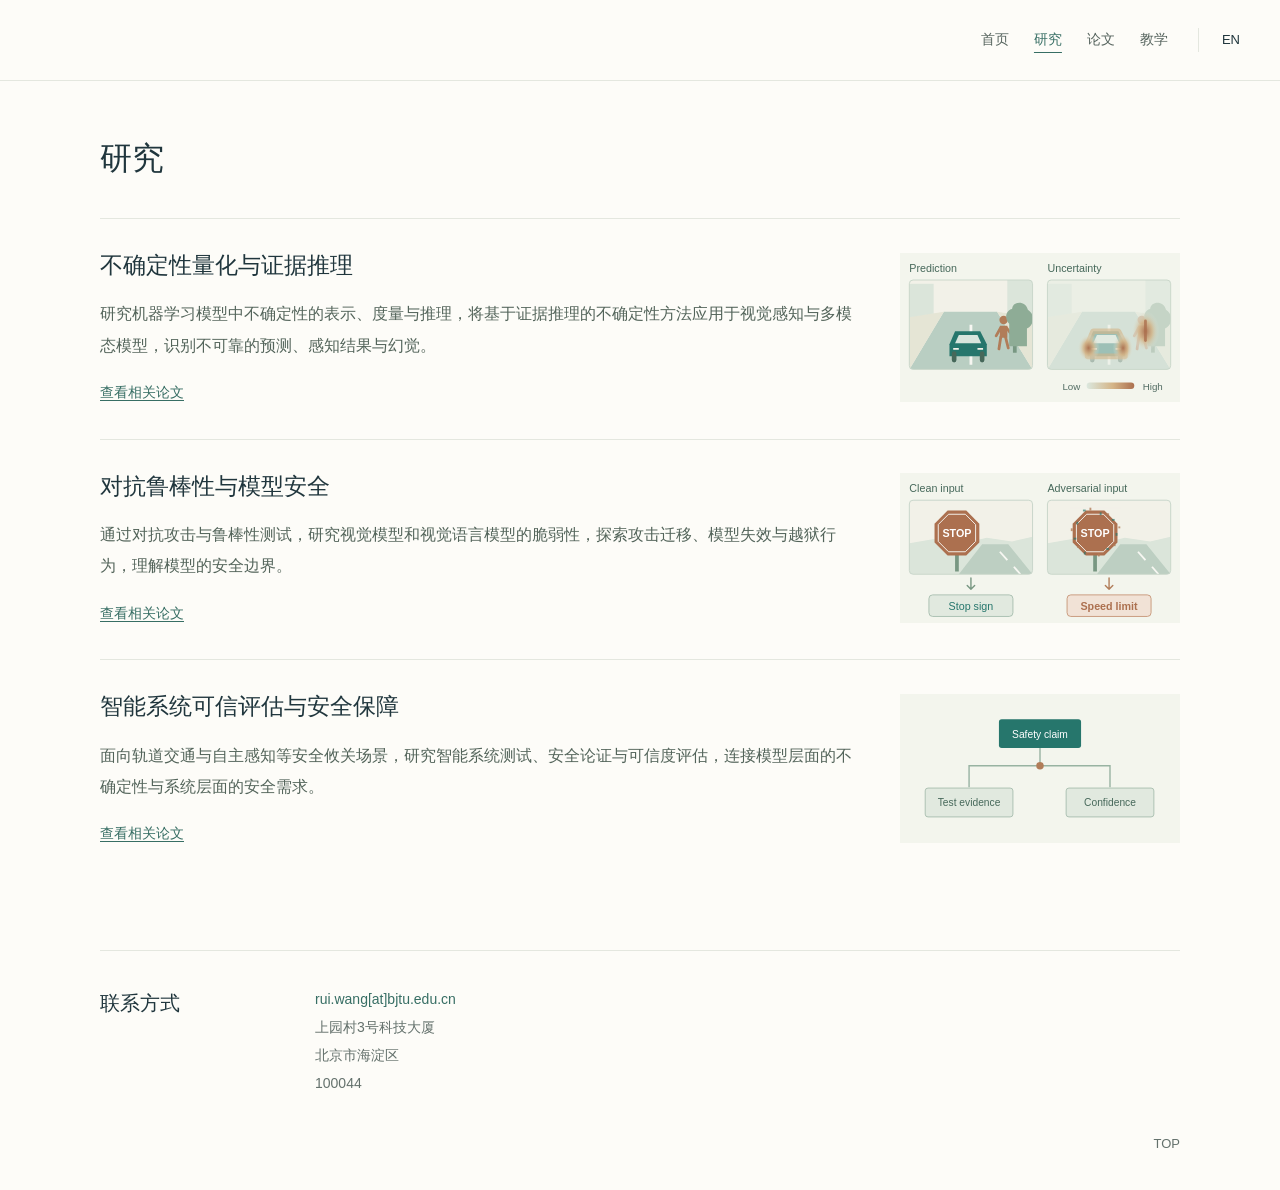
<file: research.html>
<!doctype html>
<html lang="zh-CN"><head><meta charset="utf-8"><meta name="viewport" content="width=device-width, initial-scale=1"><title>研究 | 王睿</title><meta name="description" content="王睿，北京交通大学副教授、博士生导师。研究可信人工智能、不确定性量化、对抗鲁棒性与智能系统安全。"><meta name="theme-color" content="#fdfcf8"><link rel="icon" type="image/svg+xml" href="./assets/favicon.svg"><link rel="stylesheet" href="./styles.css"><link rel="canonical" href="https://rwang0309.github.io/research.html"><link rel="alternate" hreflang="zh-CN" href="https://rwang0309.github.io/research.html"><link rel="alternate" hreflang="en" href="https://rwang0309.github.io/en/research.html"><link rel="alternate" hreflang="x-default" href="https://rwang0309.github.io/research.html"><meta property="og:title" content="研究 | 王睿"><meta property="og:description" content="王睿，北京交通大学副教授、博士生导师。研究可信人工智能、不确定性量化、对抗鲁棒性与智能系统安全。"><meta property="og:type" content="profile"><meta property="og:url" content="https://rwang0309.github.io/research.html"><meta property="og:image" content="https://rwang0309.github.io/assets/portrait.png"><meta property="og:locale" content="zh_CN"><script type="application/ld+json">{"@context":"https://schema.org","@type":"Person","name":"Rui Wang","alternateName":"王睿","jobTitle":"Associate Professor","url":"https://rwang0309.github.io","email":"mailto:rui.wang@bjtu.edu.cn","image":"https://rwang0309.github.io/assets/portrait.png","affiliation":{"@type":"CollegeOrUniversity","name":"Beijing Jiaotong University"},"sameAs":["https://scholar.google.com/citations?user=rSBGefoAAAAJ&hl=en","https://orcid.org/0000-0002-7121-9574","https://dblp.org/pid/06/2293-42.html"]}</script><script src="./app.js" defer></script></head>
<body data-page="research" id="top"><a class="skip-link" href="#main">跳转到正文</a><header class="site-header"><div class="header-inner container"><button class="menu-toggle" type="button" aria-expanded="false" aria-controls="main-nav" aria-label="展开导航"><span></span><span></span></button><nav class="main-nav" id="main-nav" aria-label="主导航"><a href="index.html">首页</a><a href="research.html" aria-current="page">研究</a><a href="publications.html">论文</a><a href="teaching.html">教学</a></nav><a class="language-switch" href="en/research.html" lang="en" hreflang="en" aria-label="Switch to English">EN</a></div></header><main class="container page-main" id="main"><h1 class="page-title">研究</h1><div class="research-list"><section class="research-area"><div class="area-body"><h2>不确定性量化与证据推理</h2><p class="area-description">研究机器学习模型中不确定性的表示、度量与推理，将基于证据推理的不确定性方法应用于视觉感知与多模态模型，识别不可靠的预测、感知结果与幻觉。</p><a class="area-papers" href="publications.html?topic=uncertainty">查看相关论文</a></div><img class="research-illustration" src="./assets/research-uncertainty.svg" width="300" height="160" alt="不确定性量化与证据推理概念示意图"></section><section class="research-area"><div class="area-body"><h2>对抗鲁棒性与模型安全</h2><p class="area-description">通过对抗攻击与鲁棒性测试，研究视觉模型和视觉语言模型的脆弱性，探索攻击迁移、模型失效与越狱行为，理解模型的安全边界。</p><a class="area-papers" href="publications.html?topic=robustness">查看相关论文</a></div><img class="research-illustration" src="./assets/research-robustness.svg" width="300" height="160" alt="对抗鲁棒性与模型安全概念示意图"></section><section class="research-area"><div class="area-body"><h2>智能系统可信评估与安全保障</h2><p class="area-description">面向轨道交通与自主感知等安全攸关场景，研究智能系统测试、安全论证与可信度评估，连接模型层面的不确定性与系统层面的安全需求。</p><a class="area-papers" href="publications.html?topic=assurance">查看相关论文</a></div><img class="research-illustration" src="./assets/research-assurance.svg" width="300" height="160" alt="智能系统可信评估与安全保障概念示意图"></section></div></main><footer class="site-footer"><div class="container contact-footer" id="contact"><h2>联系方式</h2><address><a href="mailto:rui.wang@bjtu.edu.cn">rui.wang[at]bjtu.edu.cn</a><br>上园村3号科技大厦<br>北京市海淀区<br>100044</address></div><div class="container footer-inner"><a class="back-to-top" href="#top">TOP</a></div></footer></body></html>
</file>
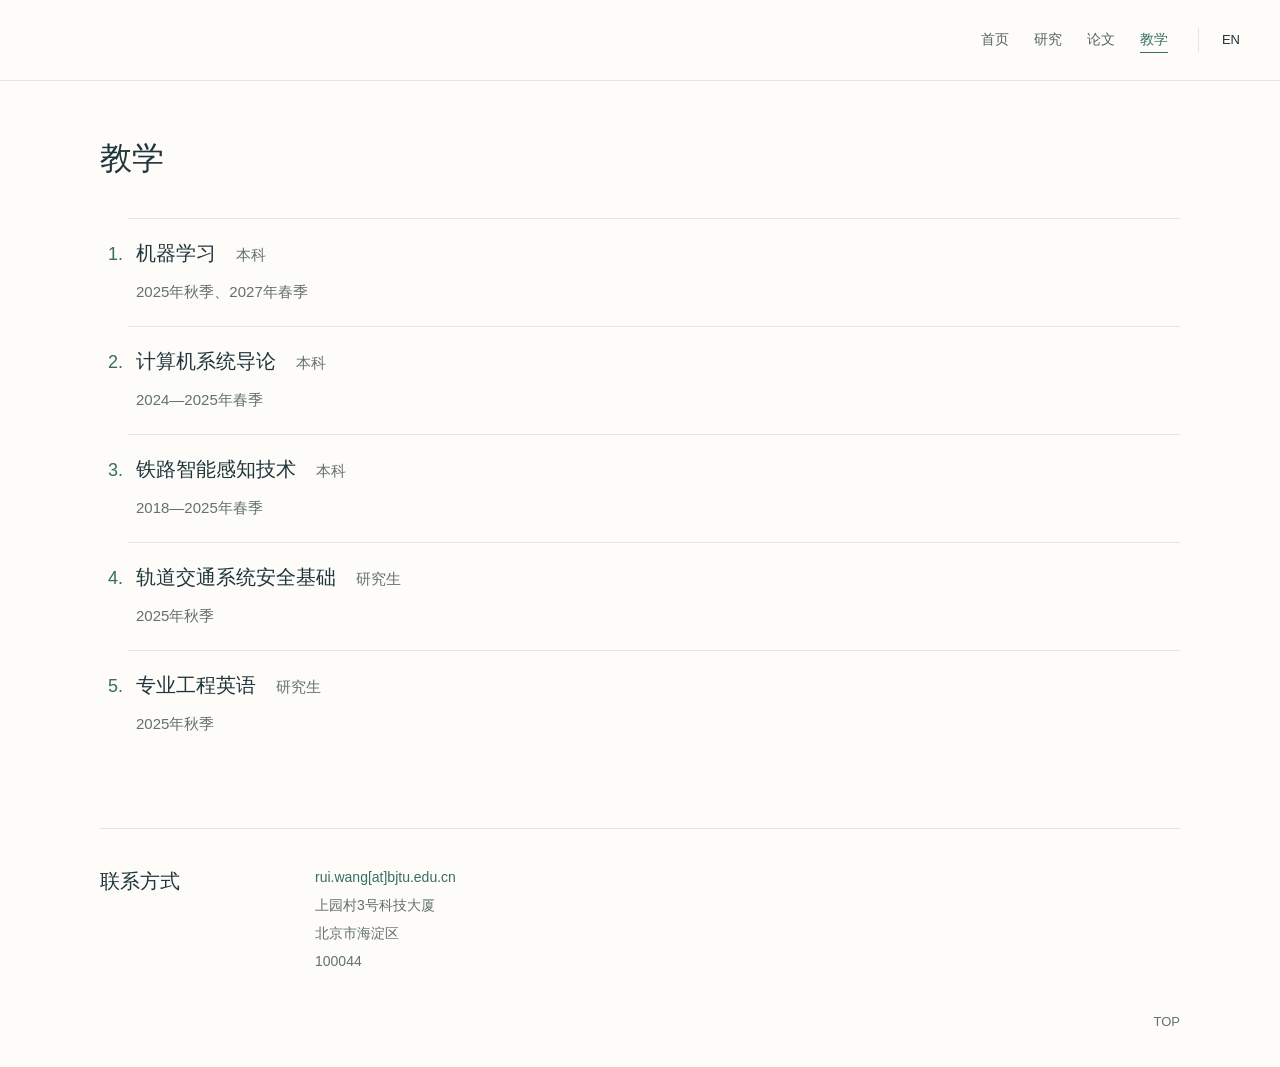
<file: teaching.html>
<!doctype html>
<html lang="zh-CN"><head><meta charset="utf-8"><meta name="viewport" content="width=device-width, initial-scale=1"><title>教学 | 王睿</title><meta name="description" content="王睿，北京交通大学副教授、博士生导师。研究可信人工智能、不确定性量化、对抗鲁棒性与智能系统安全。"><meta name="theme-color" content="#fdfcf8"><link rel="icon" type="image/svg+xml" href="./assets/favicon.svg"><link rel="stylesheet" href="./styles.css"><link rel="canonical" href="https://rwang0309.github.io/teaching.html"><link rel="alternate" hreflang="zh-CN" href="https://rwang0309.github.io/teaching.html"><link rel="alternate" hreflang="en" href="https://rwang0309.github.io/en/teaching.html"><link rel="alternate" hreflang="x-default" href="https://rwang0309.github.io/teaching.html"><meta property="og:title" content="教学 | 王睿"><meta property="og:description" content="王睿，北京交通大学副教授、博士生导师。研究可信人工智能、不确定性量化、对抗鲁棒性与智能系统安全。"><meta property="og:type" content="profile"><meta property="og:url" content="https://rwang0309.github.io/teaching.html"><meta property="og:image" content="https://rwang0309.github.io/assets/portrait.png"><meta property="og:locale" content="zh_CN"><script type="application/ld+json">{"@context":"https://schema.org","@type":"Person","name":"Rui Wang","alternateName":"王睿","jobTitle":"Associate Professor","url":"https://rwang0309.github.io","email":"mailto:rui.wang@bjtu.edu.cn","image":"https://rwang0309.github.io/assets/portrait.png","affiliation":{"@type":"CollegeOrUniversity","name":"Beijing Jiaotong University"},"sameAs":["https://scholar.google.com/citations?user=rSBGefoAAAAJ&hl=en","https://orcid.org/0000-0002-7121-9574","https://dblp.org/pid/06/2293-42.html"]}</script><script src="./app.js" defer></script></head>
<body data-page="teaching" id="top"><a class="skip-link" href="#main">跳转到正文</a><header class="site-header"><div class="header-inner container"><button class="menu-toggle" type="button" aria-expanded="false" aria-controls="main-nav" aria-label="展开导航"><span></span><span></span></button><nav class="main-nav" id="main-nav" aria-label="主导航"><a href="index.html">首页</a><a href="research.html">研究</a><a href="publications.html">论文</a><a href="teaching.html" aria-current="page">教学</a></nav><a class="language-switch" href="en/teaching.html" lang="en" hreflang="en" aria-label="Switch to English">EN</a></div></header><main class="container page-main" id="main"><h1 class="page-title">教学</h1><ol class="teaching-list"><li><h2 class="course-title">机器学习<span class="course-level">本科</span></h2><p class="course-terms">2025年秋季、2027年春季</p></li><li><h2 class="course-title">计算机系统导论<span class="course-level">本科</span></h2><p class="course-terms">2024—2025年春季</p></li><li><h2 class="course-title">铁路智能感知技术<span class="course-level">本科</span></h2><p class="course-terms">2018—2025年春季</p></li><li><h2 class="course-title">轨道交通系统安全基础<span class="course-level">研究生</span></h2><p class="course-terms">2025年秋季</p></li><li><h2 class="course-title">专业工程英语<span class="course-level">研究生</span></h2><p class="course-terms">2025年秋季</p></li></ol></main><footer class="site-footer"><div class="container contact-footer" id="contact"><h2>联系方式</h2><address><a href="mailto:rui.wang@bjtu.edu.cn">rui.wang[at]bjtu.edu.cn</a><br>上园村3号科技大厦<br>北京市海淀区<br>100044</address></div><div class="container footer-inner"><a class="back-to-top" href="#top">TOP</a></div></footer></body></html>
</file>
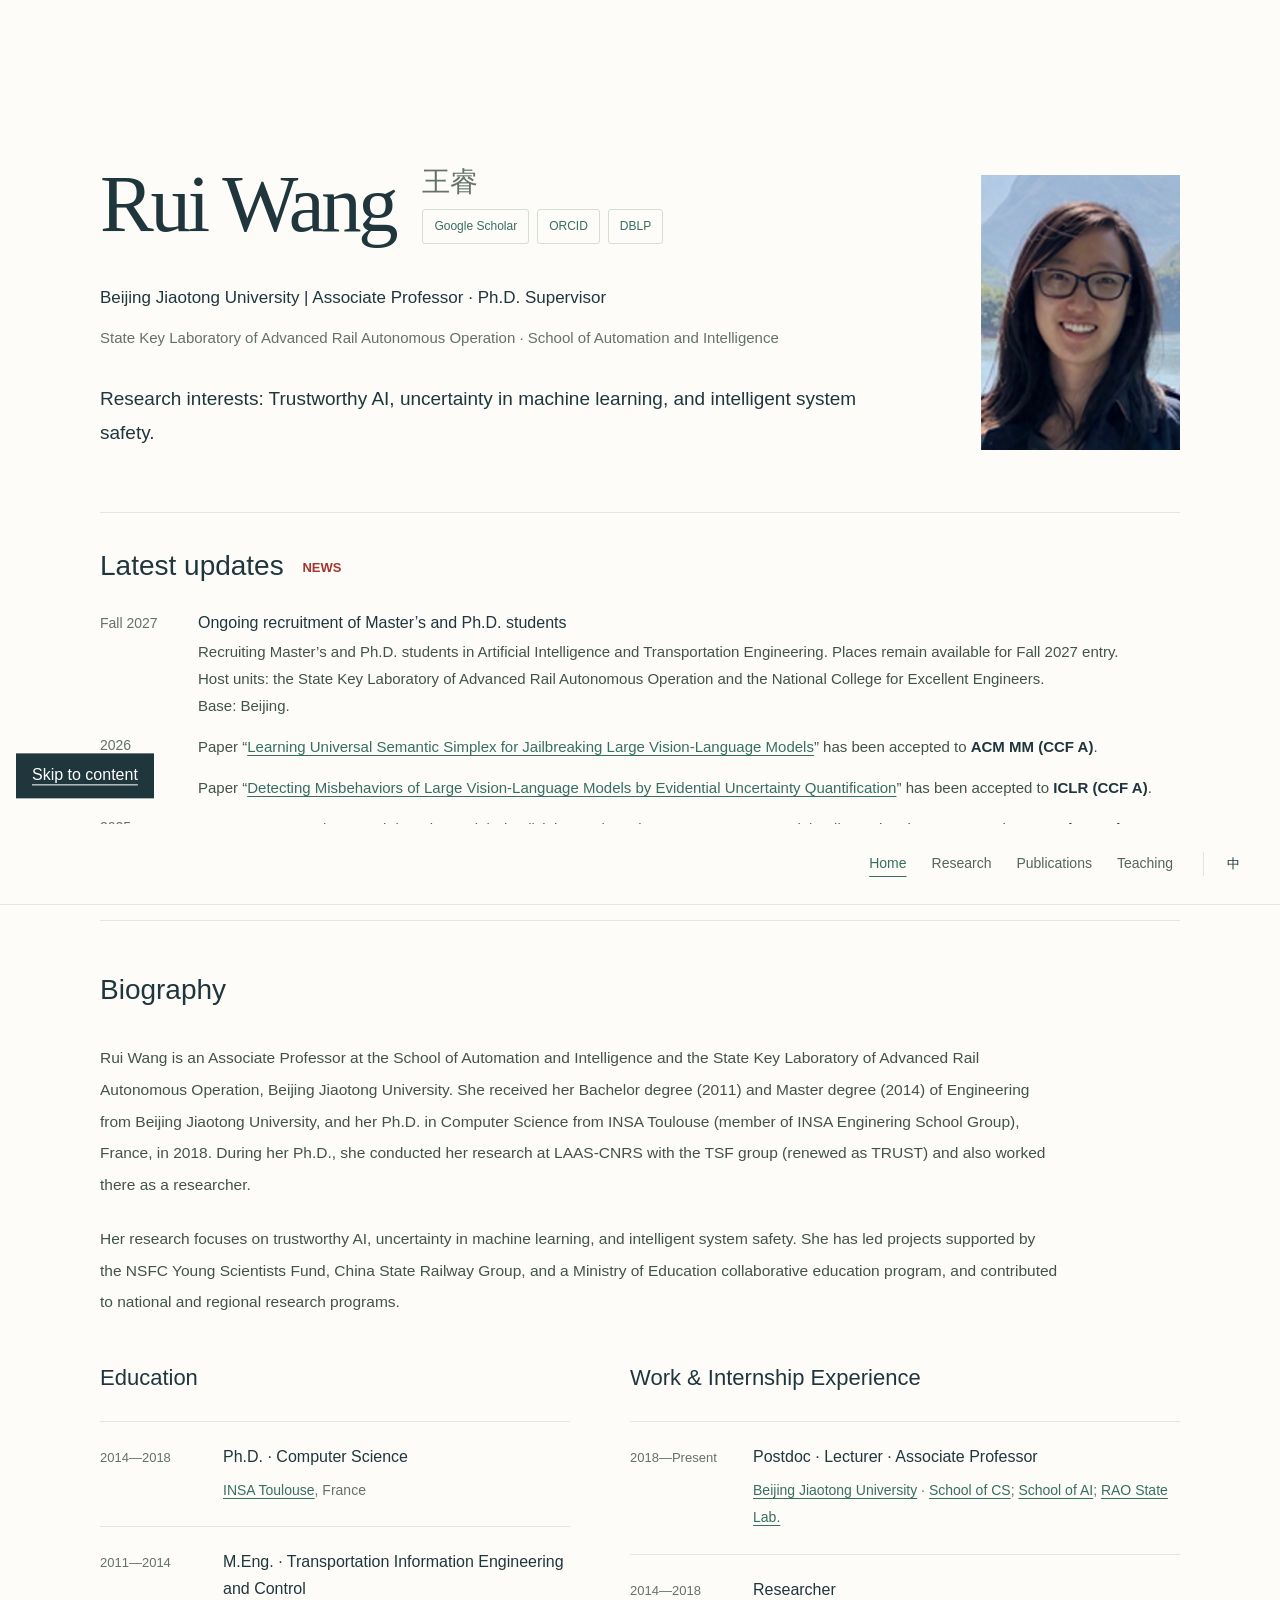
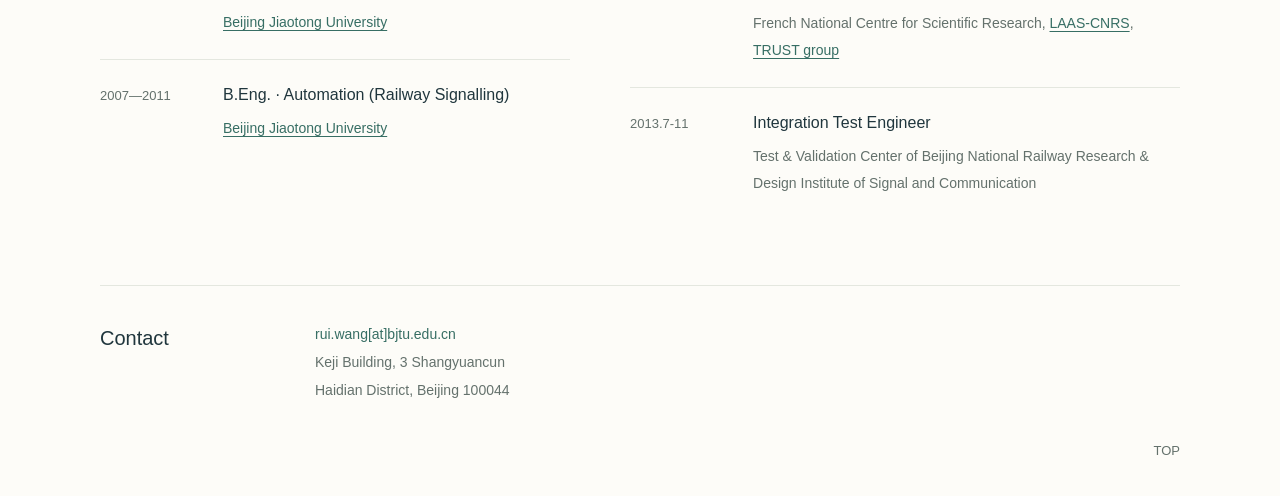
<file: en/about.html>
<!doctype html><html lang="en"><head><meta charset="utf-8"><meta http-equiv="refresh" content="0;url=index.html#biography"><link rel="canonical" href="https://rwang0309.github.io/en/"><title>Rui Wang</title></head><body></body></html>
</file>
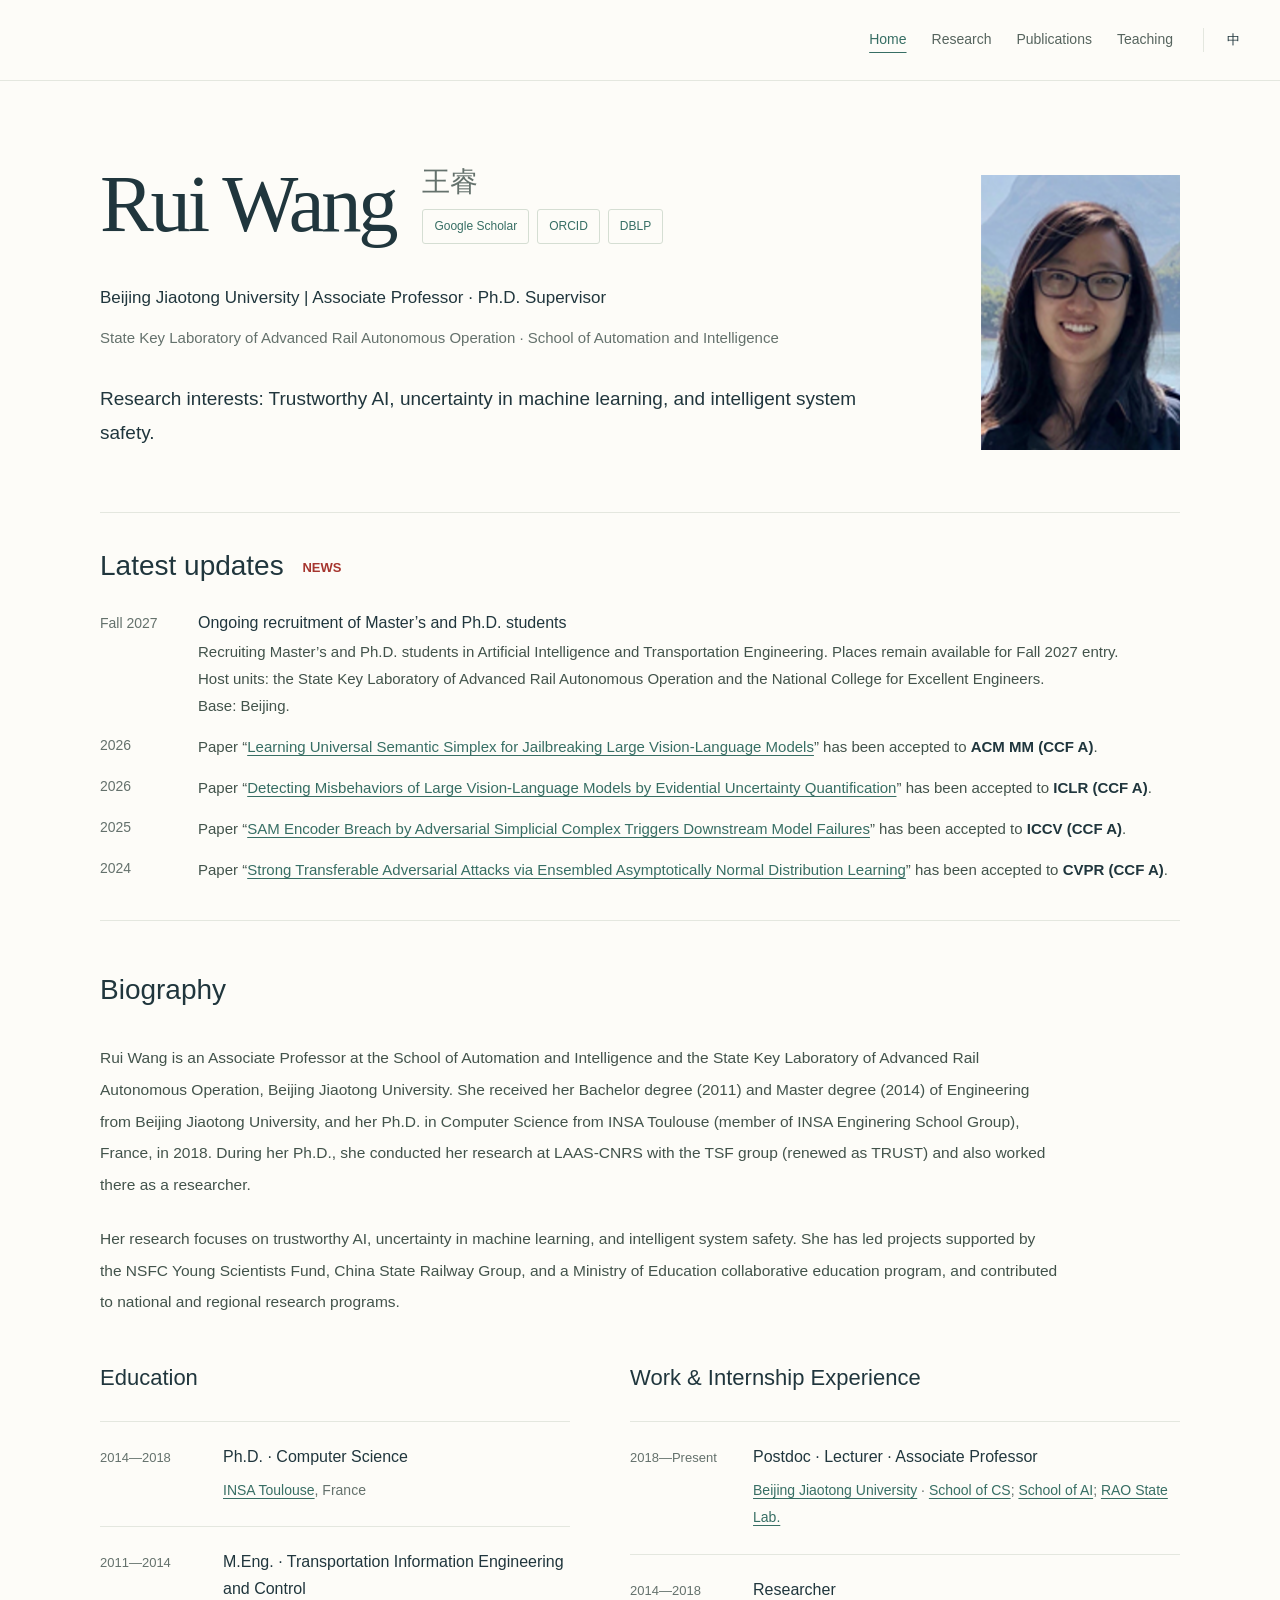
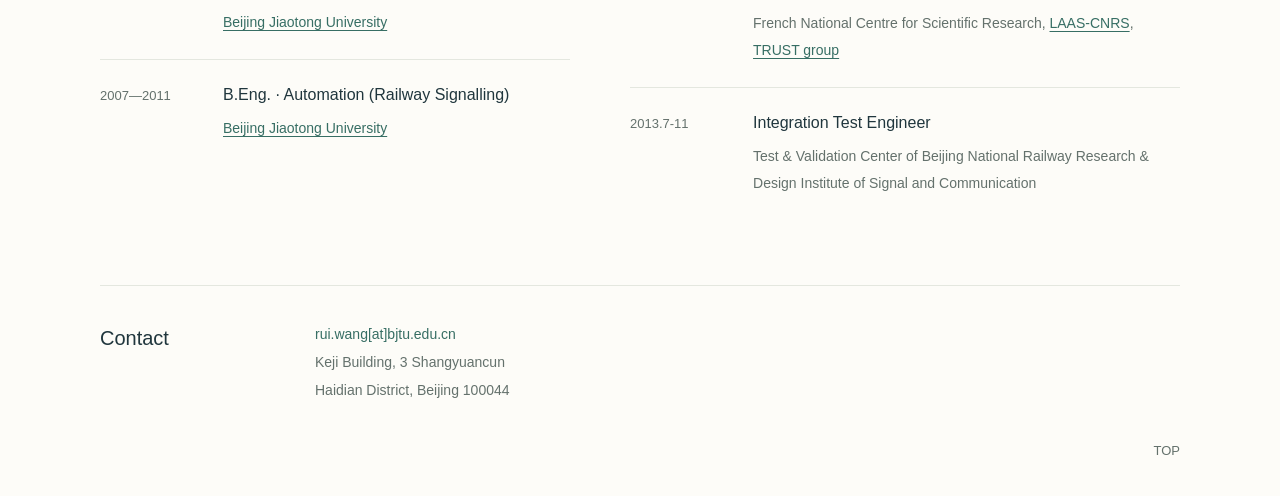
<file: en/alumni.html>
<!doctype html><html lang="en"><head><meta charset="utf-8"><meta http-equiv="refresh" content="0;url=index.html"><link rel="canonical" href="https://rwang0309.github.io/en/"><title>Rui Wang</title></head><body></body></html>
</file>
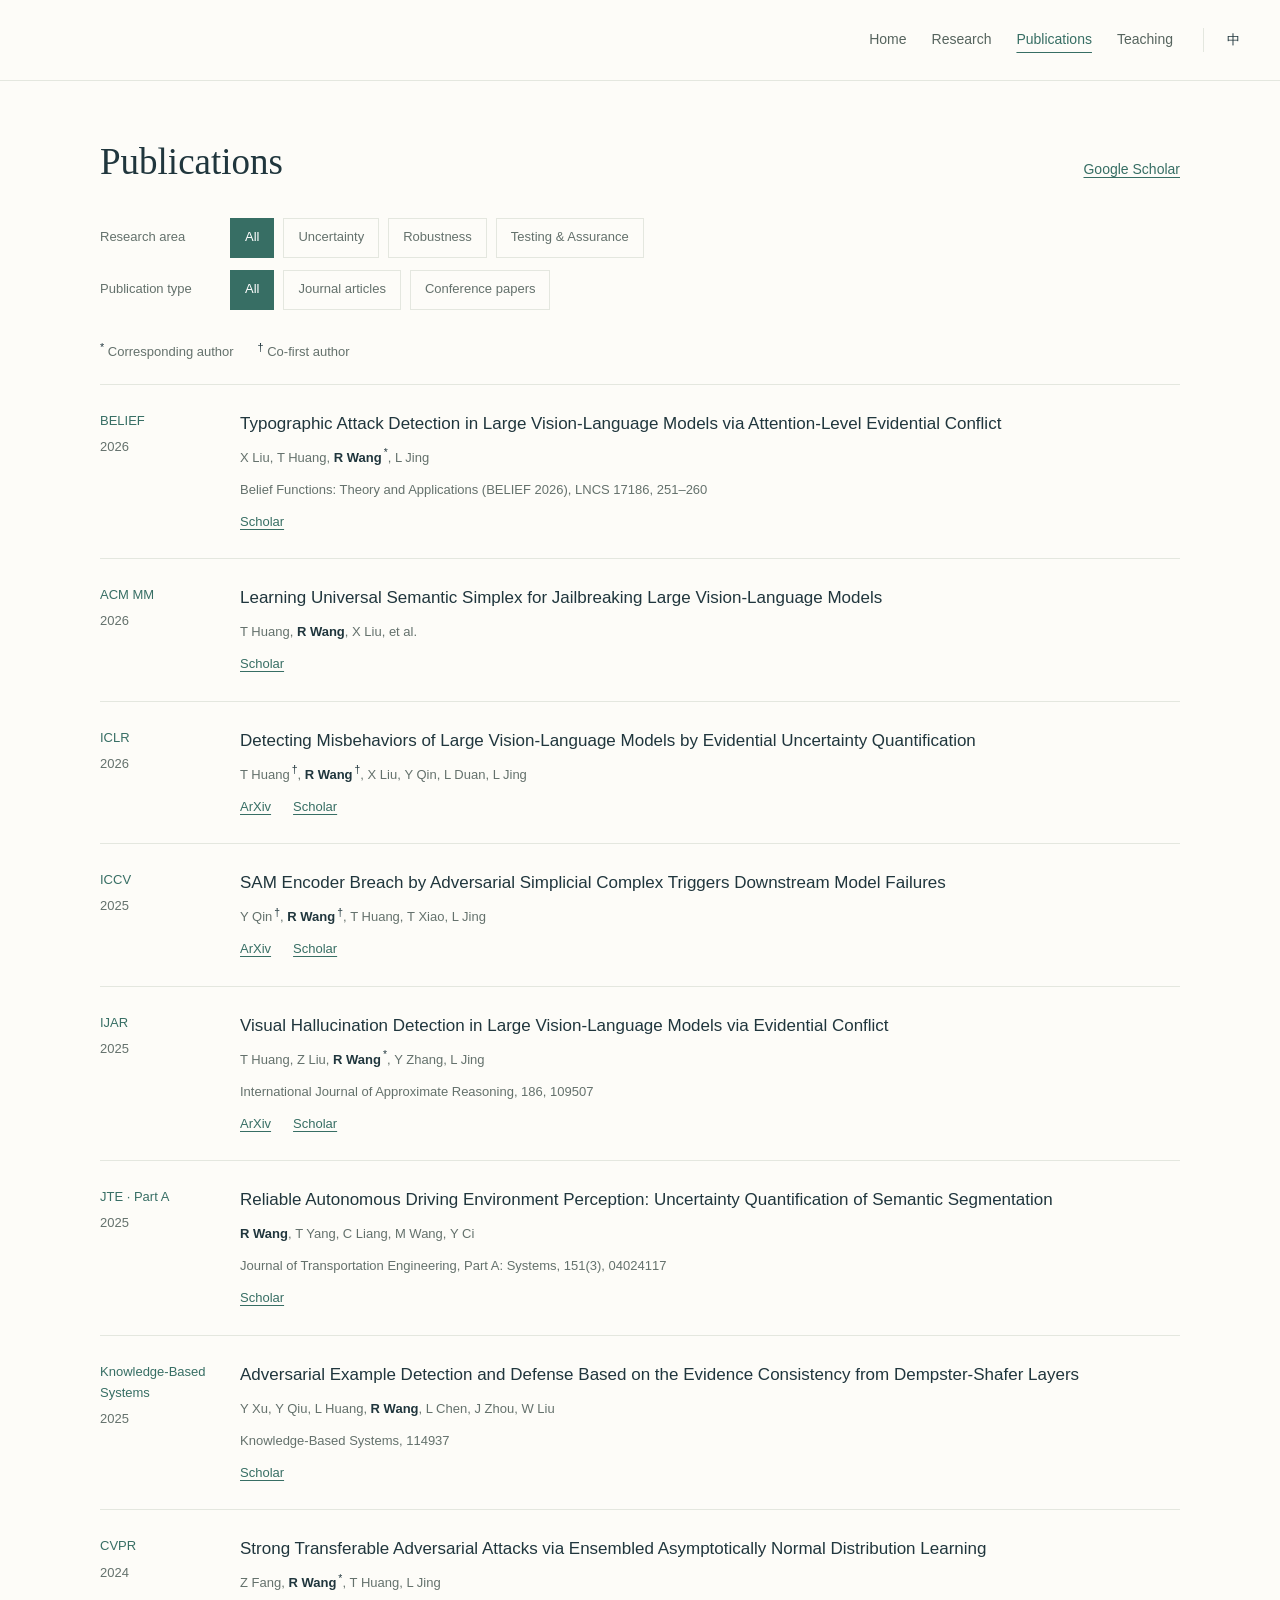
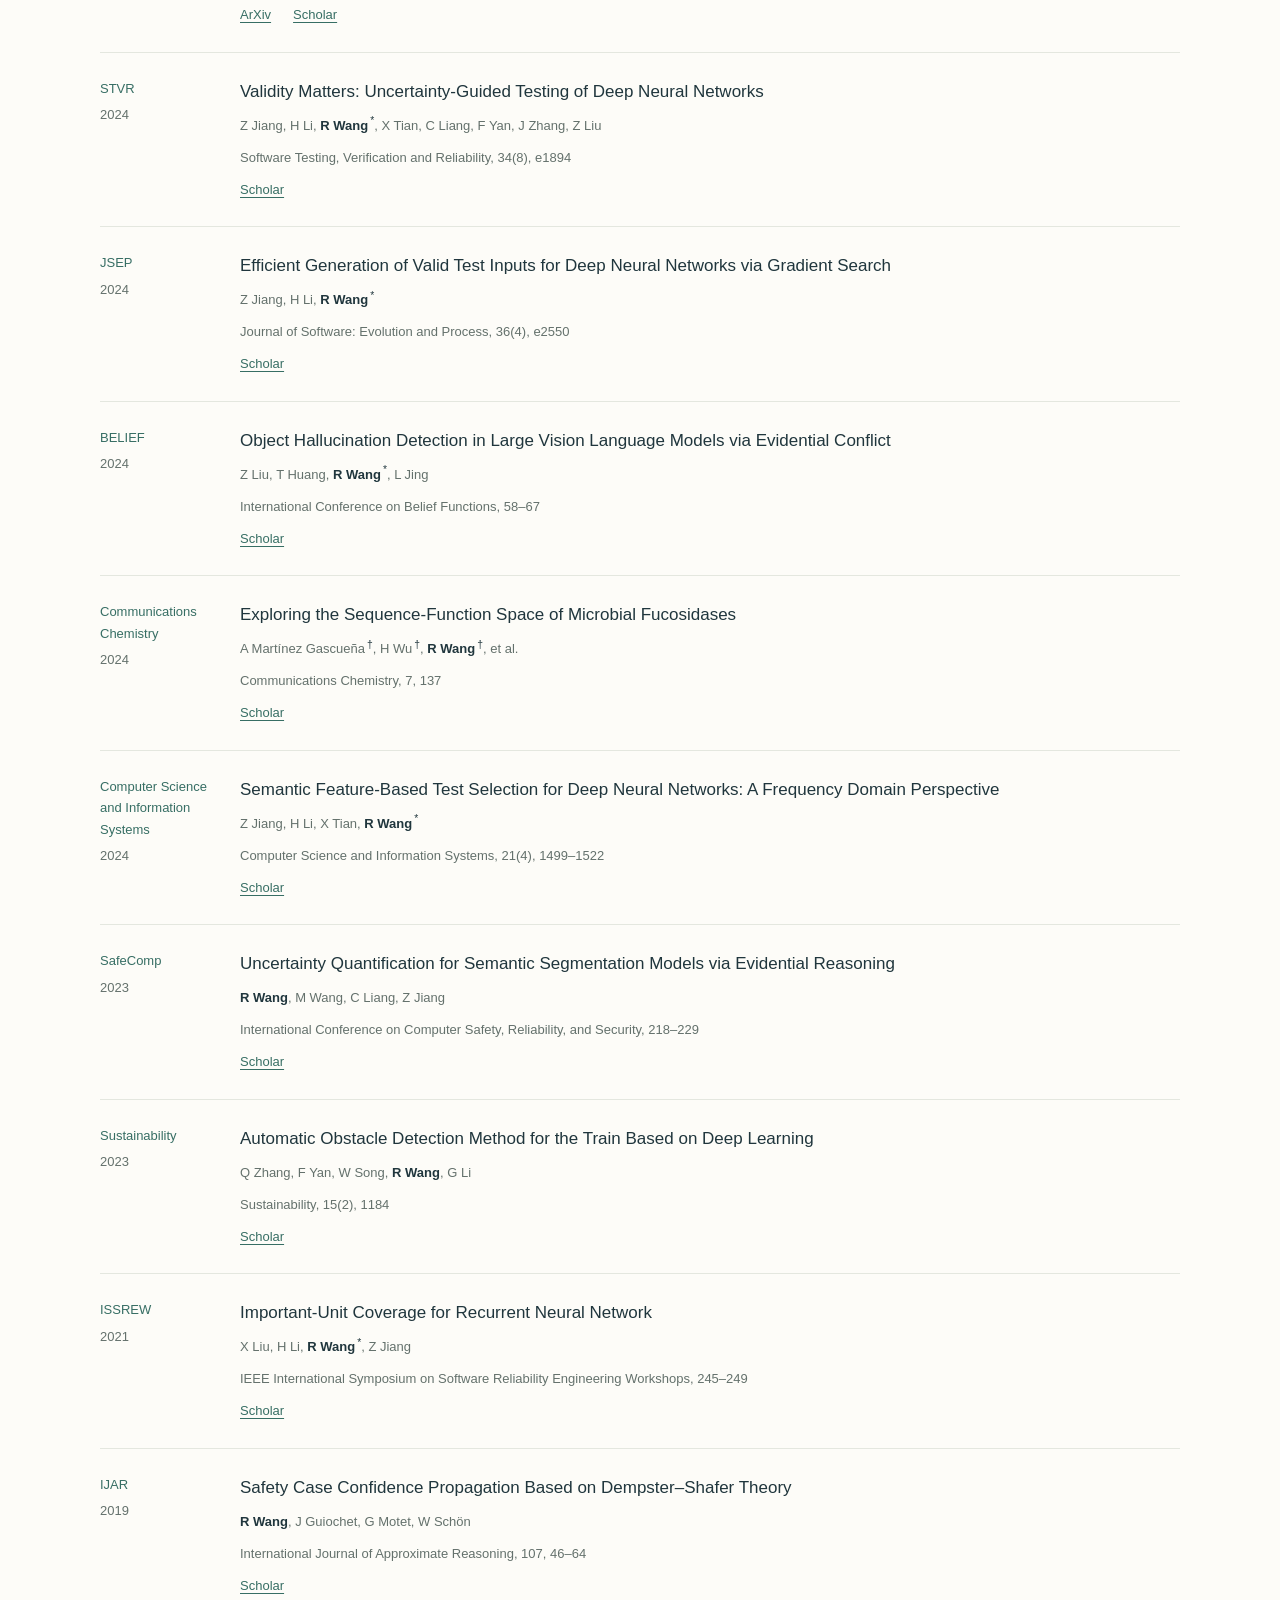
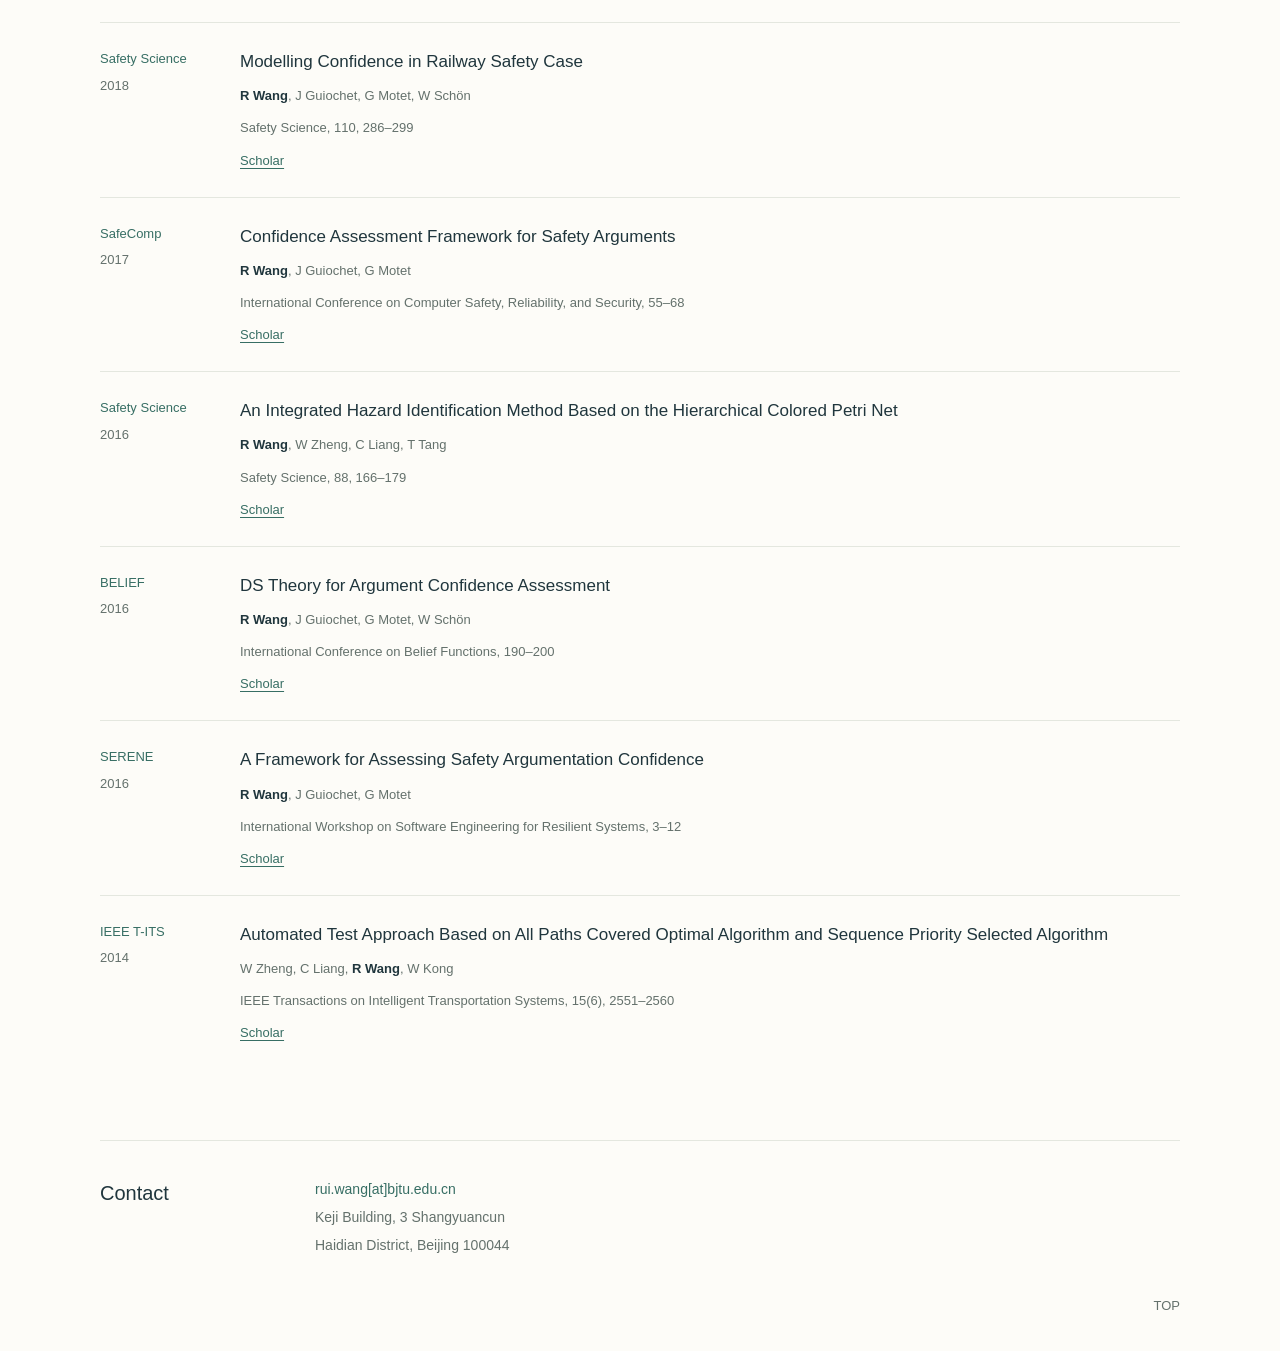
<file: en/publications.html>
<!doctype html>
<html lang="en"><head><meta charset="utf-8"><meta name="viewport" content="width=device-width, initial-scale=1"><title>Publications | Rui Wang</title><meta name="description" content="Rui Wang, Associate Professor at Beijing Jiaotong University. Research in trustworthy AI, uncertainty quantification, adversarial robustness, and intelligent system safety."><meta name="theme-color" content="#fdfcf8"><link rel="icon" type="image/svg+xml" href="../assets/favicon.svg"><link rel="stylesheet" href="../styles.css"><link rel="canonical" href="https://rwang0309.github.io/en/publications.html"><link rel="alternate" hreflang="zh-CN" href="https://rwang0309.github.io/publications.html"><link rel="alternate" hreflang="en" href="https://rwang0309.github.io/en/publications.html"><link rel="alternate" hreflang="x-default" href="https://rwang0309.github.io/publications.html"><meta property="og:title" content="Publications | Rui Wang"><meta property="og:description" content="Rui Wang, Associate Professor at Beijing Jiaotong University. Research in trustworthy AI, uncertainty quantification, adversarial robustness, and intelligent system safety."><meta property="og:type" content="profile"><meta property="og:url" content="https://rwang0309.github.io/en/publications.html"><meta property="og:image" content="https://rwang0309.github.io/assets/portrait.png"><meta property="og:locale" content="en_US"><script type="application/ld+json">{"@context":"https://schema.org","@type":"Person","name":"Rui Wang","alternateName":"王睿","jobTitle":"Associate Professor","url":"https://rwang0309.github.io","email":"mailto:rui.wang@bjtu.edu.cn","image":"https://rwang0309.github.io/assets/portrait.png","affiliation":{"@type":"CollegeOrUniversity","name":"Beijing Jiaotong University"},"sameAs":["https://scholar.google.com/citations?user=rSBGefoAAAAJ&hl=en","https://orcid.org/0000-0002-7121-9574","https://dblp.org/pid/06/2293-42.html"]}</script><script src="../app.js" defer></script></head>
<body data-page="publications" id="top"><a class="skip-link" href="#main">Skip to content</a><header class="site-header"><div class="header-inner container"><button class="menu-toggle" type="button" aria-expanded="false" aria-controls="main-nav" aria-label="Open navigation"><span></span><span></span></button><nav class="main-nav" id="main-nav" aria-label="Main navigation"><a href="index.html">Home</a><a href="research.html">Research</a><a href="publications.html" aria-current="page">Publications</a><a href="teaching.html">Teaching</a></nav><a class="language-switch" href="../publications.html" lang="zh-CN" hreflang="zh-CN" aria-label="切换到中文">中</a></div></header><main class="container page-main" id="main"><div class="publications-heading"><h1 class="page-title">Publications</h1><a href="https://scholar.google.com/citations?user=rSBGefoAAAAJ&amp;hl=en" target="_blank" rel="noopener noreferrer">Google Scholar</a></div>
        <div class="publications-tools"><div class="filter-row"><span class="filter-label" id="topic-filter-label">Research area</span><div class="filter-bar" role="group" aria-labelledby="topic-filter-label"><button type="button" class="filter-button active" data-filter-group="topic" data-filter="all" aria-pressed="true">All</button><button type="button" class="filter-button" data-filter-group="topic" data-filter="uncertainty" aria-pressed="false">Uncertainty</button><button type="button" class="filter-button" data-filter-group="topic" data-filter="robustness" aria-pressed="false">Robustness</button><button type="button" class="filter-button" data-filter-group="topic" data-filter="assurance" aria-pressed="false">Testing & Assurance</button></div></div><div class="filter-row"><span class="filter-label" id="kind-filter-label">Publication type</span><div class="filter-bar" role="group" aria-labelledby="kind-filter-label"><button type="button" class="filter-button active" data-filter-group="kind" data-filter="all" aria-pressed="true">All</button><button type="button" class="filter-button" data-filter-group="kind" data-filter="journal" aria-pressed="false">Journal articles</button><button type="button" class="filter-button" data-filter-group="kind" data-filter="conference" aria-pressed="false">Conference papers</button></div></div></div>
        <p class="author-legend"><span><sup>*</sup> Corresponding author</span><span><sup>†</sup> Co-first author</span></p><div class="publication-list"><article class="publication" data-topic="uncertainty" data-kind="conference"><div class="pub-meta"><span class="pub-venue">BELIEF</span><span class="pub-year">2026</span></div><div class="pub-content"><h2 class="pub-title">Typographic Attack Detection in Large Vision-Language Models via Attention-Level Evidential Conflict</h2><p class="pub-authors"><span class="pub-author">X Liu</span>, <span class="pub-author">T Huang</span>, <span class="pub-author"><strong>R Wang</strong><sup class="author-mark" title="Corresponding author" aria-label="Corresponding author">*</sup></span>, <span class="pub-author">L Jing</span></p><p class="pub-journal">Belief Functions: Theory and Applications (BELIEF 2026), LNCS 17186, 251–260</p><div class="pub-links"><a href="https://scholar.google.com/scholar?q=Typographic%20Attack%20Detection%20in%20Large%20Vision-Language%20Models%20via%20Attention-Level%20Evidential%20Conflict" target="_blank" rel="noopener noreferrer">Scholar</a></div></div></article><article class="publication" data-topic="robustness" data-kind="conference"><div class="pub-meta"><span class="pub-venue">ACM MM</span><span class="pub-year">2026</span></div><div class="pub-content"><h2 class="pub-title">Learning Universal Semantic Simplex for Jailbreaking Large Vision-Language Models</h2><p class="pub-authors"><span class="pub-author">T Huang</span>, <span class="pub-author"><strong>R Wang</strong></span>, <span class="pub-author">X Liu</span>, <span class="pub-author">et al.</span></p><div class="pub-links"><a href="https://scholar.google.com/scholar?q=Learning%20Universal%20Semantic%20Simplex%20for%20Jailbreaking%20Large%20Vision-Language%20Models" target="_blank" rel="noopener noreferrer">Scholar</a></div></div></article><article class="publication" data-topic="uncertainty" data-kind="conference"><div class="pub-meta"><span class="pub-venue">ICLR</span><span class="pub-year">2026</span></div><div class="pub-content"><h2 class="pub-title">Detecting Misbehaviors of Large Vision-Language Models by Evidential Uncertainty Quantification</h2><p class="pub-authors"><span class="pub-author">T Huang<sup class="author-mark" title="Co-first author" aria-label="Co-first author">†</sup></span>, <span class="pub-author"><strong>R Wang</strong><sup class="author-mark" title="Co-first author" aria-label="Co-first author">†</sup></span>, <span class="pub-author">X Liu</span>, <span class="pub-author">Y Qin</span>, <span class="pub-author">L Duan</span>, <span class="pub-author">L Jing</span></p><div class="pub-links"><a href="https://arxiv.org/abs/2602.05535" target="_blank" rel="noopener noreferrer">ArXiv</a><a href="https://scholar.google.com/scholar?q=Detecting%20Misbehaviors%20of%20Large%20Vision-Language%20Models%20by%20Evidential%20Uncertainty%20Quantification" target="_blank" rel="noopener noreferrer">Scholar</a></div></div></article><article class="publication" data-topic="robustness" data-kind="conference"><div class="pub-meta"><span class="pub-venue">ICCV</span><span class="pub-year">2025</span></div><div class="pub-content"><h2 class="pub-title">SAM Encoder Breach by Adversarial Simplicial Complex Triggers Downstream Model Failures</h2><p class="pub-authors"><span class="pub-author">Y Qin<sup class="author-mark" title="Co-first author" aria-label="Co-first author">†</sup></span>, <span class="pub-author"><strong>R Wang</strong><sup class="author-mark" title="Co-first author" aria-label="Co-first author">†</sup></span>, <span class="pub-author">T Huang</span>, <span class="pub-author">T Xiao</span>, <span class="pub-author">L Jing</span></p><div class="pub-links"><a href="https://arxiv.org/abs/2508.06127" target="_blank" rel="noopener noreferrer">ArXiv</a><a href="https://scholar.google.com/scholar?q=SAM%20Encoder%20Breach%20by%20Adversarial%20Simplicial%20Complex%20Triggers%20Downstream%20Model%20Failures" target="_blank" rel="noopener noreferrer">Scholar</a></div></div></article><article class="publication" data-topic="uncertainty" data-kind="journal"><div class="pub-meta"><span class="pub-venue">IJAR</span><span class="pub-year">2025</span></div><div class="pub-content"><h2 class="pub-title">Visual Hallucination Detection in Large Vision-Language Models via Evidential Conflict</h2><p class="pub-authors"><span class="pub-author">T Huang</span>, <span class="pub-author">Z Liu</span>, <span class="pub-author"><strong>R Wang</strong><sup class="author-mark" title="Corresponding author" aria-label="Corresponding author">*</sup></span>, <span class="pub-author">Y Zhang</span>, <span class="pub-author">L Jing</span></p><p class="pub-journal">International Journal of Approximate Reasoning, 186, 109507</p><div class="pub-links"><a href="https://arxiv.org/abs/2506.19513" target="_blank" rel="noopener noreferrer">ArXiv</a><a href="https://scholar.google.com/scholar?q=Visual%20Hallucination%20Detection%20in%20Large%20Vision-Language%20Models%20via%20Evidential%20Conflict" target="_blank" rel="noopener noreferrer">Scholar</a></div></div></article><article class="publication" data-topic="uncertainty" data-kind="journal"><div class="pub-meta"><span class="pub-venue">JTE · Part A</span><span class="pub-year">2025</span></div><div class="pub-content"><h2 class="pub-title">Reliable Autonomous Driving Environment Perception: Uncertainty Quantification of Semantic Segmentation</h2><p class="pub-authors"><span class="pub-author"><strong>R Wang</strong></span>, <span class="pub-author">T Yang</span>, <span class="pub-author">C Liang</span>, <span class="pub-author">M Wang</span>, <span class="pub-author">Y Ci</span></p><p class="pub-journal">Journal of Transportation Engineering, Part A: Systems, 151(3), 04024117</p><div class="pub-links"><a href="https://scholar.google.com/scholar?q=Reliable%20Autonomous%20Driving%20Environment%20Perception%3A%20Uncertainty%20Quantification%20of%20Semantic%20Segmentation" target="_blank" rel="noopener noreferrer">Scholar</a></div></div></article><article class="publication" data-topic="robustness" data-kind="journal"><div class="pub-meta"><span class="pub-venue">Knowledge-Based Systems</span><span class="pub-year">2025</span></div><div class="pub-content"><h2 class="pub-title">Adversarial Example Detection and Defense Based on the Evidence Consistency from Dempster-Shafer Layers</h2><p class="pub-authors"><span class="pub-author">Y Xu</span>, <span class="pub-author">Y Qiu</span>, <span class="pub-author">L Huang</span>, <span class="pub-author"><strong>R Wang</strong></span>, <span class="pub-author">L Chen</span>, <span class="pub-author">J Zhou</span>, <span class="pub-author">W Liu</span></p><p class="pub-journal">Knowledge-Based Systems, 114937</p><div class="pub-links"><a href="https://scholar.google.com/scholar?q=Adversarial%20Example%20Detection%20and%20Defense%20Based%20on%20the%20Evidence%20Consistency%20from%20Dempster-Shafer%20Layers" target="_blank" rel="noopener noreferrer">Scholar</a></div></div></article><article class="publication" data-topic="robustness" data-kind="conference"><div class="pub-meta"><span class="pub-venue">CVPR</span><span class="pub-year">2024</span></div><div class="pub-content"><h2 class="pub-title">Strong Transferable Adversarial Attacks via Ensembled Asymptotically Normal Distribution Learning</h2><p class="pub-authors"><span class="pub-author">Z Fang</span>, <span class="pub-author"><strong>R Wang</strong><sup class="author-mark" title="Corresponding author" aria-label="Corresponding author">*</sup></span>, <span class="pub-author">T Huang</span>, <span class="pub-author">L Jing</span></p><div class="pub-links"><a href="https://arxiv.org/abs/2209.11964" target="_blank" rel="noopener noreferrer">ArXiv</a><a href="https://scholar.google.com/scholar?q=Strong%20Transferable%20Adversarial%20Attacks%20via%20Ensembled%20Asymptotically%20Normal%20Distribution%20Learning" target="_blank" rel="noopener noreferrer">Scholar</a></div></div></article><article class="publication" data-topic="assurance" data-kind="journal"><div class="pub-meta"><span class="pub-venue">STVR</span><span class="pub-year">2024</span></div><div class="pub-content"><h2 class="pub-title">Validity Matters: Uncertainty-Guided Testing of Deep Neural Networks</h2><p class="pub-authors"><span class="pub-author">Z Jiang</span>, <span class="pub-author">H Li</span>, <span class="pub-author"><strong>R Wang</strong><sup class="author-mark" title="Corresponding author" aria-label="Corresponding author">*</sup></span>, <span class="pub-author">X Tian</span>, <span class="pub-author">C Liang</span>, <span class="pub-author">F Yan</span>, <span class="pub-author">J Zhang</span>, <span class="pub-author">Z Liu</span></p><p class="pub-journal">Software Testing, Verification and Reliability, 34(8), e1894</p><div class="pub-links"><a href="https://scholar.google.com/scholar?q=Validity%20Matters%3A%20Uncertainty-Guided%20Testing%20of%20Deep%20Neural%20Networks" target="_blank" rel="noopener noreferrer">Scholar</a></div></div></article><article class="publication" data-topic="assurance" data-kind="journal"><div class="pub-meta"><span class="pub-venue">JSEP</span><span class="pub-year">2024</span></div><div class="pub-content"><h2 class="pub-title">Efficient Generation of Valid Test Inputs for Deep Neural Networks via Gradient Search</h2><p class="pub-authors"><span class="pub-author">Z Jiang</span>, <span class="pub-author">H Li</span>, <span class="pub-author"><strong>R Wang</strong><sup class="author-mark" title="Corresponding author" aria-label="Corresponding author">*</sup></span></p><p class="pub-journal">Journal of Software: Evolution and Process, 36(4), e2550</p><div class="pub-links"><a href="https://scholar.google.com/scholar?q=Efficient%20Generation%20of%20Valid%20Test%20Inputs%20for%20Deep%20Neural%20Networks%20via%20Gradient%20Search" target="_blank" rel="noopener noreferrer">Scholar</a></div></div></article><article class="publication" data-topic="uncertainty" data-kind="conference"><div class="pub-meta"><span class="pub-venue">BELIEF</span><span class="pub-year">2024</span></div><div class="pub-content"><h2 class="pub-title">Object Hallucination Detection in Large Vision Language Models via Evidential Conflict</h2><p class="pub-authors"><span class="pub-author">Z Liu</span>, <span class="pub-author">T Huang</span>, <span class="pub-author"><strong>R Wang</strong><sup class="author-mark" title="Corresponding author" aria-label="Corresponding author">*</sup></span>, <span class="pub-author">L Jing</span></p><p class="pub-journal">International Conference on Belief Functions, 58–67</p><div class="pub-links"><a href="https://scholar.google.com/scholar?q=Object%20Hallucination%20Detection%20in%20Large%20Vision%20Language%20Models%20via%20Evidential%20Conflict" target="_blank" rel="noopener noreferrer">Scholar</a></div></div></article><article class="publication" data-topic="other" data-kind="journal"><div class="pub-meta"><span class="pub-venue">Communications Chemistry</span><span class="pub-year">2024</span></div><div class="pub-content"><h2 class="pub-title">Exploring the Sequence-Function Space of Microbial Fucosidases</h2><p class="pub-authors"><span class="pub-author">A Martínez Gascueña<sup class="author-mark" title="Co-first author" aria-label="Co-first author">†</sup></span>, <span class="pub-author">H Wu<sup class="author-mark" title="Co-first author" aria-label="Co-first author">†</sup></span>, <span class="pub-author"><strong>R Wang</strong><sup class="author-mark" title="Co-first author" aria-label="Co-first author">†</sup></span>, <span class="pub-author">et al.</span></p><p class="pub-journal">Communications Chemistry, 7, 137</p><div class="pub-links"><a href="https://scholar.google.com/scholar?q=Exploring%20the%20Sequence-Function%20Space%20of%20Microbial%20Fucosidases" target="_blank" rel="noopener noreferrer">Scholar</a></div></div></article><article class="publication" data-topic="assurance" data-kind="journal"><div class="pub-meta"><span class="pub-venue">Computer Science and Information Systems</span><span class="pub-year">2024</span></div><div class="pub-content"><h2 class="pub-title">Semantic Feature-Based Test Selection for Deep Neural Networks: A Frequency Domain Perspective</h2><p class="pub-authors"><span class="pub-author">Z Jiang</span>, <span class="pub-author">H Li</span>, <span class="pub-author">X Tian</span>, <span class="pub-author"><strong>R Wang</strong><sup class="author-mark" title="Corresponding author" aria-label="Corresponding author">*</sup></span></p><p class="pub-journal">Computer Science and Information Systems, 21(4), 1499–1522</p><div class="pub-links"><a href="https://scholar.google.com/scholar?q=Semantic%20Feature-Based%20Test%20Selection%20for%20Deep%20Neural%20Networks%3A%20A%20Frequency%20Domain%20Perspective" target="_blank" rel="noopener noreferrer">Scholar</a></div></div></article><article class="publication" data-topic="uncertainty" data-kind="conference"><div class="pub-meta"><span class="pub-venue">SafeComp</span><span class="pub-year">2023</span></div><div class="pub-content"><h2 class="pub-title">Uncertainty Quantification for Semantic Segmentation Models via Evidential Reasoning</h2><p class="pub-authors"><span class="pub-author"><strong>R Wang</strong></span>, <span class="pub-author">M Wang</span>, <span class="pub-author">C Liang</span>, <span class="pub-author">Z Jiang</span></p><p class="pub-journal">International Conference on Computer Safety, Reliability, and Security, 218–229</p><div class="pub-links"><a href="https://scholar.google.com/scholar?q=Uncertainty%20Quantification%20for%20Semantic%20Segmentation%20Models%20via%20Evidential%20Reasoning" target="_blank" rel="noopener noreferrer">Scholar</a></div></div></article><article class="publication" data-topic="assurance" data-kind="journal"><div class="pub-meta"><span class="pub-venue">Sustainability</span><span class="pub-year">2023</span></div><div class="pub-content"><h2 class="pub-title">Automatic Obstacle Detection Method for the Train Based on Deep Learning</h2><p class="pub-authors"><span class="pub-author">Q Zhang</span>, <span class="pub-author">F Yan</span>, <span class="pub-author">W Song</span>, <span class="pub-author"><strong>R Wang</strong></span>, <span class="pub-author">G Li</span></p><p class="pub-journal">Sustainability, 15(2), 1184</p><div class="pub-links"><a href="https://scholar.google.com/scholar?q=Automatic%20Obstacle%20Detection%20Method%20for%20the%20Train%20Based%20on%20Deep%20Learning" target="_blank" rel="noopener noreferrer">Scholar</a></div></div></article><article class="publication" data-topic="assurance" data-kind="conference"><div class="pub-meta"><span class="pub-venue">ISSREW</span><span class="pub-year">2021</span></div><div class="pub-content"><h2 class="pub-title">Important-Unit Coverage for Recurrent Neural Network</h2><p class="pub-authors"><span class="pub-author">X Liu</span>, <span class="pub-author">H Li</span>, <span class="pub-author"><strong>R Wang</strong><sup class="author-mark" title="Corresponding author" aria-label="Corresponding author">*</sup></span>, <span class="pub-author">Z Jiang</span></p><p class="pub-journal">IEEE International Symposium on Software Reliability Engineering Workshops, 245–249</p><div class="pub-links"><a href="https://scholar.google.com/scholar?q=Important-Unit%20Coverage%20for%20Recurrent%20Neural%20Network" target="_blank" rel="noopener noreferrer">Scholar</a></div></div></article><article class="publication" data-topic="assurance" data-kind="journal"><div class="pub-meta"><span class="pub-venue">IJAR</span><span class="pub-year">2019</span></div><div class="pub-content"><h2 class="pub-title">Safety Case Confidence Propagation Based on Dempster–Shafer Theory</h2><p class="pub-authors"><span class="pub-author"><strong>R Wang</strong></span>, <span class="pub-author">J Guiochet</span>, <span class="pub-author">G Motet</span>, <span class="pub-author">W Schön</span></p><p class="pub-journal">International Journal of Approximate Reasoning, 107, 46–64</p><div class="pub-links"><a href="https://scholar.google.com/scholar?q=Safety%20Case%20Confidence%20Propagation%20Based%20on%20Dempster%E2%80%93Shafer%20Theory" target="_blank" rel="noopener noreferrer">Scholar</a></div></div></article><article class="publication" data-topic="assurance" data-kind="journal"><div class="pub-meta"><span class="pub-venue">Safety Science</span><span class="pub-year">2018</span></div><div class="pub-content"><h2 class="pub-title">Modelling Confidence in Railway Safety Case</h2><p class="pub-authors"><span class="pub-author"><strong>R Wang</strong></span>, <span class="pub-author">J Guiochet</span>, <span class="pub-author">G Motet</span>, <span class="pub-author">W Schön</span></p><p class="pub-journal">Safety Science, 110, 286–299</p><div class="pub-links"><a href="https://scholar.google.com/scholar?q=Modelling%20Confidence%20in%20Railway%20Safety%20Case" target="_blank" rel="noopener noreferrer">Scholar</a></div></div></article><article class="publication" data-topic="assurance" data-kind="conference"><div class="pub-meta"><span class="pub-venue">SafeComp</span><span class="pub-year">2017</span></div><div class="pub-content"><h2 class="pub-title">Confidence Assessment Framework for Safety Arguments</h2><p class="pub-authors"><span class="pub-author"><strong>R Wang</strong></span>, <span class="pub-author">J Guiochet</span>, <span class="pub-author">G Motet</span></p><p class="pub-journal">International Conference on Computer Safety, Reliability, and Security, 55–68</p><div class="pub-links"><a href="https://scholar.google.com/scholar?q=Confidence%20Assessment%20Framework%20for%20Safety%20Arguments" target="_blank" rel="noopener noreferrer">Scholar</a></div></div></article><article class="publication" data-topic="assurance" data-kind="journal"><div class="pub-meta"><span class="pub-venue">Safety Science</span><span class="pub-year">2016</span></div><div class="pub-content"><h2 class="pub-title">An Integrated Hazard Identification Method Based on the Hierarchical Colored Petri Net</h2><p class="pub-authors"><span class="pub-author"><strong>R Wang</strong></span>, <span class="pub-author">W Zheng</span>, <span class="pub-author">C Liang</span>, <span class="pub-author">T Tang</span></p><p class="pub-journal">Safety Science, 88, 166–179</p><div class="pub-links"><a href="https://scholar.google.com/scholar?q=An%20Integrated%20Hazard%20Identification%20Method%20Based%20on%20the%20Hierarchical%20Colored%20Petri%20Net" target="_blank" rel="noopener noreferrer">Scholar</a></div></div></article><article class="publication" data-topic="assurance" data-kind="conference"><div class="pub-meta"><span class="pub-venue">BELIEF</span><span class="pub-year">2016</span></div><div class="pub-content"><h2 class="pub-title">DS Theory for Argument Confidence Assessment</h2><p class="pub-authors"><span class="pub-author"><strong>R Wang</strong></span>, <span class="pub-author">J Guiochet</span>, <span class="pub-author">G Motet</span>, <span class="pub-author">W Schön</span></p><p class="pub-journal">International Conference on Belief Functions, 190–200</p><div class="pub-links"><a href="https://scholar.google.com/scholar?q=DS%20Theory%20for%20Argument%20Confidence%20Assessment" target="_blank" rel="noopener noreferrer">Scholar</a></div></div></article><article class="publication" data-topic="assurance" data-kind="conference"><div class="pub-meta"><span class="pub-venue">SERENE</span><span class="pub-year">2016</span></div><div class="pub-content"><h2 class="pub-title">A Framework for Assessing Safety Argumentation Confidence</h2><p class="pub-authors"><span class="pub-author"><strong>R Wang</strong></span>, <span class="pub-author">J Guiochet</span>, <span class="pub-author">G Motet</span></p><p class="pub-journal">International Workshop on Software Engineering for Resilient Systems, 3–12</p><div class="pub-links"><a href="https://scholar.google.com/scholar?q=A%20Framework%20for%20Assessing%20Safety%20Argumentation%20Confidence" target="_blank" rel="noopener noreferrer">Scholar</a></div></div></article><article class="publication" data-topic="assurance" data-kind="journal"><div class="pub-meta"><span class="pub-venue">IEEE T-ITS</span><span class="pub-year">2014</span></div><div class="pub-content"><h2 class="pub-title">Automated Test Approach Based on All Paths Covered Optimal Algorithm and Sequence Priority Selected Algorithm</h2><p class="pub-authors"><span class="pub-author">W Zheng</span>, <span class="pub-author">C Liang</span>, <span class="pub-author"><strong>R Wang</strong></span>, <span class="pub-author">W Kong</span></p><p class="pub-journal">IEEE Transactions on Intelligent Transportation Systems, 15(6), 2551–2560</p><div class="pub-links"><a href="https://scholar.google.com/scholar?q=Automated%20Test%20Approach%20Based%20on%20All%20Paths%20Covered%20Optimal%20Algorithm%20and%20Sequence%20Priority%20Selected%20Algorithm" target="_blank" rel="noopener noreferrer">Scholar</a></div></div></article></div>
        <p class="publications-empty" role="status" hidden>No publications match these filters.</p></main><footer class="site-footer"><div class="container contact-footer" id="contact"><h2>Contact</h2><address><a href="mailto:rui.wang@bjtu.edu.cn">rui.wang[at]bjtu.edu.cn</a><br>Keji Building, 3 Shangyuancun<br>Haidian District, Beijing 100044</address></div><div class="container footer-inner"><a class="back-to-top" href="#top">TOP</a></div></footer></body></html>
</file>
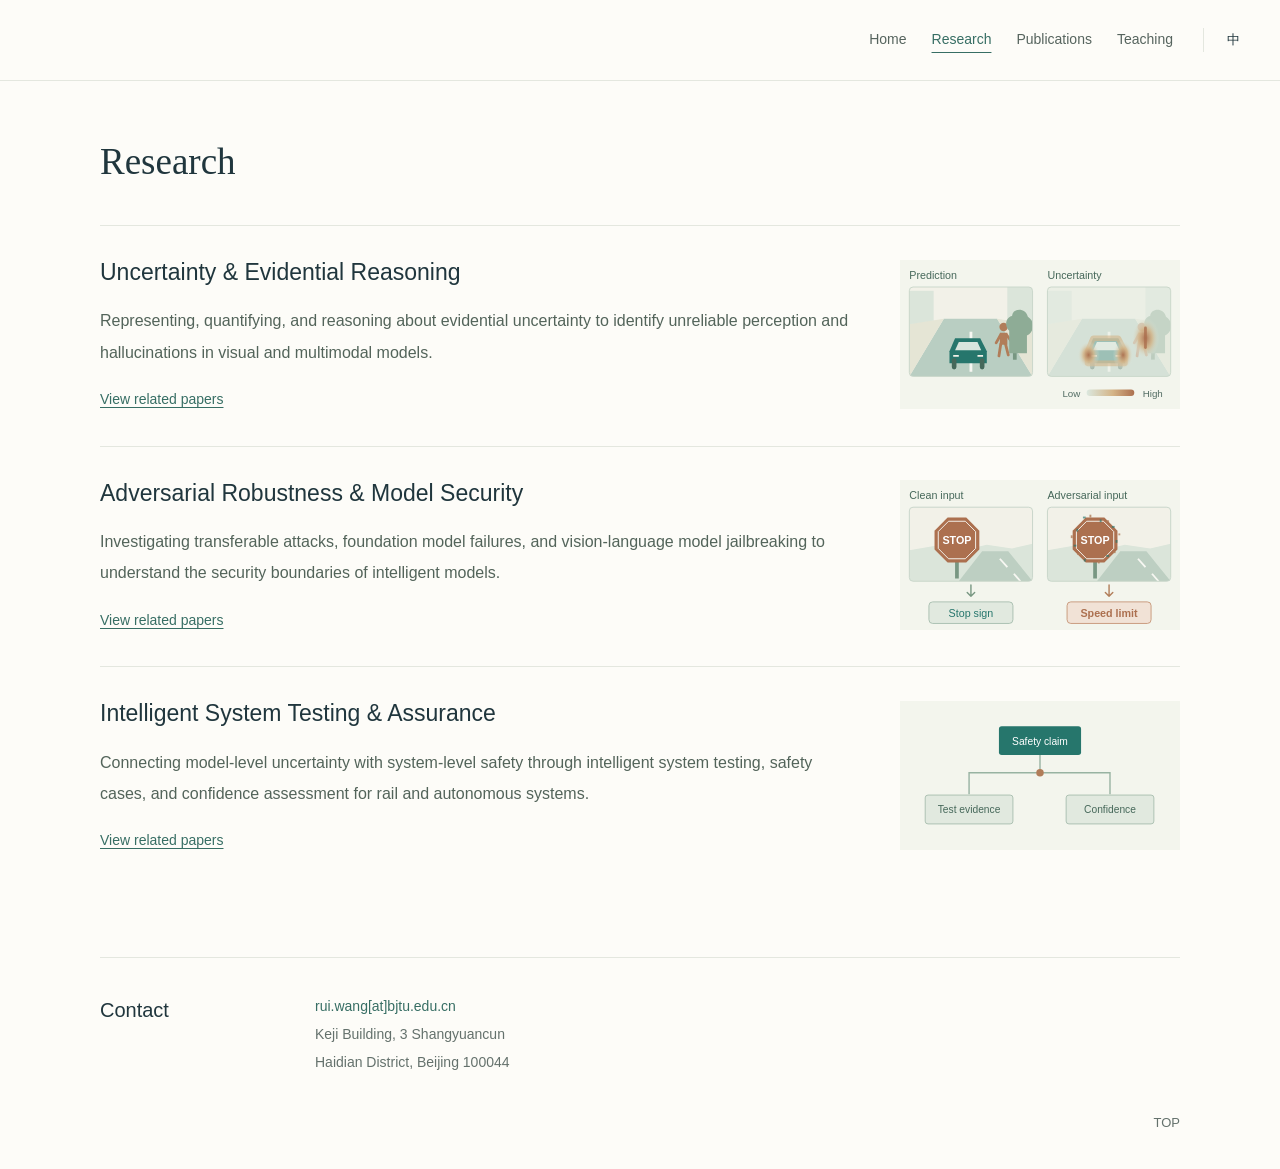
<file: en/research.html>
<!doctype html>
<html lang="en"><head><meta charset="utf-8"><meta name="viewport" content="width=device-width, initial-scale=1"><title>Research | Rui Wang</title><meta name="description" content="Rui Wang, Associate Professor at Beijing Jiaotong University. Research in trustworthy AI, uncertainty quantification, adversarial robustness, and intelligent system safety."><meta name="theme-color" content="#fdfcf8"><link rel="icon" type="image/svg+xml" href="../assets/favicon.svg"><link rel="stylesheet" href="../styles.css"><link rel="canonical" href="https://rwang0309.github.io/en/research.html"><link rel="alternate" hreflang="zh-CN" href="https://rwang0309.github.io/research.html"><link rel="alternate" hreflang="en" href="https://rwang0309.github.io/en/research.html"><link rel="alternate" hreflang="x-default" href="https://rwang0309.github.io/research.html"><meta property="og:title" content="Research | Rui Wang"><meta property="og:description" content="Rui Wang, Associate Professor at Beijing Jiaotong University. Research in trustworthy AI, uncertainty quantification, adversarial robustness, and intelligent system safety."><meta property="og:type" content="profile"><meta property="og:url" content="https://rwang0309.github.io/en/research.html"><meta property="og:image" content="https://rwang0309.github.io/assets/portrait.png"><meta property="og:locale" content="en_US"><script type="application/ld+json">{"@context":"https://schema.org","@type":"Person","name":"Rui Wang","alternateName":"王睿","jobTitle":"Associate Professor","url":"https://rwang0309.github.io","email":"mailto:rui.wang@bjtu.edu.cn","image":"https://rwang0309.github.io/assets/portrait.png","affiliation":{"@type":"CollegeOrUniversity","name":"Beijing Jiaotong University"},"sameAs":["https://scholar.google.com/citations?user=rSBGefoAAAAJ&hl=en","https://orcid.org/0000-0002-7121-9574","https://dblp.org/pid/06/2293-42.html"]}</script><script src="../app.js" defer></script></head>
<body data-page="research" id="top"><a class="skip-link" href="#main">Skip to content</a><header class="site-header"><div class="header-inner container"><button class="menu-toggle" type="button" aria-expanded="false" aria-controls="main-nav" aria-label="Open navigation"><span></span><span></span></button><nav class="main-nav" id="main-nav" aria-label="Main navigation"><a href="index.html">Home</a><a href="research.html" aria-current="page">Research</a><a href="publications.html">Publications</a><a href="teaching.html">Teaching</a></nav><a class="language-switch" href="../research.html" lang="zh-CN" hreflang="zh-CN" aria-label="切换到中文">中</a></div></header><main class="container page-main" id="main"><h1 class="page-title">Research</h1><div class="research-list"><section class="research-area"><div class="area-body"><h2>Uncertainty &amp; Evidential Reasoning</h2><p class="area-description">Representing, quantifying, and reasoning about evidential uncertainty to identify unreliable perception and hallucinations in visual and multimodal models.</p><a class="area-papers" href="publications.html?topic=uncertainty">View related papers</a></div><img class="research-illustration" src="../assets/research-uncertainty.svg" width="300" height="160" alt="Uncertainty &amp; Evidential Reasoning concept illustration"></section><section class="research-area"><div class="area-body"><h2>Adversarial Robustness &amp; Model Security</h2><p class="area-description">Investigating transferable attacks, foundation model failures, and vision-language model jailbreaking to understand the security boundaries of intelligent models.</p><a class="area-papers" href="publications.html?topic=robustness">View related papers</a></div><img class="research-illustration" src="../assets/research-robustness.svg" width="300" height="160" alt="Adversarial Robustness &amp; Model Security concept illustration"></section><section class="research-area"><div class="area-body"><h2>Intelligent System Testing &amp; Assurance</h2><p class="area-description">Connecting model-level uncertainty with system-level safety through intelligent system testing, safety cases, and confidence assessment for rail and autonomous systems.</p><a class="area-papers" href="publications.html?topic=assurance">View related papers</a></div><img class="research-illustration" src="../assets/research-assurance.svg" width="300" height="160" alt="Intelligent System Testing &amp; Assurance concept illustration"></section></div></main><footer class="site-footer"><div class="container contact-footer" id="contact"><h2>Contact</h2><address><a href="mailto:rui.wang@bjtu.edu.cn">rui.wang[at]bjtu.edu.cn</a><br>Keji Building, 3 Shangyuancun<br>Haidian District, Beijing 100044</address></div><div class="container footer-inner"><a class="back-to-top" href="#top">TOP</a></div></footer></body></html>
</file>
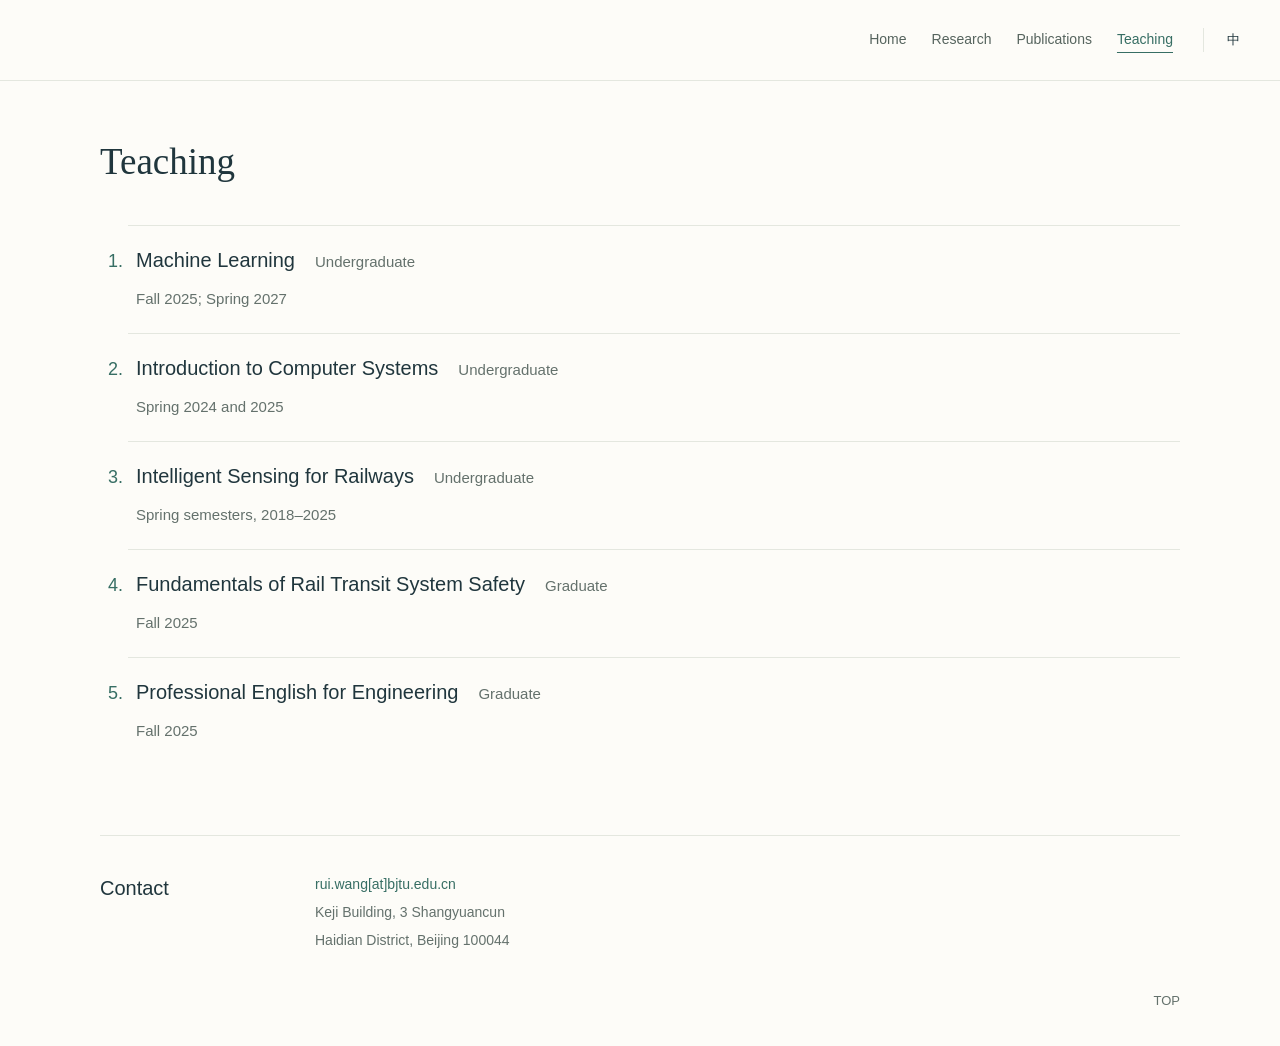
<file: en/teaching.html>
<!doctype html>
<html lang="en"><head><meta charset="utf-8"><meta name="viewport" content="width=device-width, initial-scale=1"><title>Teaching | Rui Wang</title><meta name="description" content="Rui Wang, Associate Professor at Beijing Jiaotong University. Research in trustworthy AI, uncertainty quantification, adversarial robustness, and intelligent system safety."><meta name="theme-color" content="#fdfcf8"><link rel="icon" type="image/svg+xml" href="../assets/favicon.svg"><link rel="stylesheet" href="../styles.css"><link rel="canonical" href="https://rwang0309.github.io/en/teaching.html"><link rel="alternate" hreflang="zh-CN" href="https://rwang0309.github.io/teaching.html"><link rel="alternate" hreflang="en" href="https://rwang0309.github.io/en/teaching.html"><link rel="alternate" hreflang="x-default" href="https://rwang0309.github.io/teaching.html"><meta property="og:title" content="Teaching | Rui Wang"><meta property="og:description" content="Rui Wang, Associate Professor at Beijing Jiaotong University. Research in trustworthy AI, uncertainty quantification, adversarial robustness, and intelligent system safety."><meta property="og:type" content="profile"><meta property="og:url" content="https://rwang0309.github.io/en/teaching.html"><meta property="og:image" content="https://rwang0309.github.io/assets/portrait.png"><meta property="og:locale" content="en_US"><script type="application/ld+json">{"@context":"https://schema.org","@type":"Person","name":"Rui Wang","alternateName":"王睿","jobTitle":"Associate Professor","url":"https://rwang0309.github.io","email":"mailto:rui.wang@bjtu.edu.cn","image":"https://rwang0309.github.io/assets/portrait.png","affiliation":{"@type":"CollegeOrUniversity","name":"Beijing Jiaotong University"},"sameAs":["https://scholar.google.com/citations?user=rSBGefoAAAAJ&hl=en","https://orcid.org/0000-0002-7121-9574","https://dblp.org/pid/06/2293-42.html"]}</script><script src="../app.js" defer></script></head>
<body data-page="teaching" id="top"><a class="skip-link" href="#main">Skip to content</a><header class="site-header"><div class="header-inner container"><button class="menu-toggle" type="button" aria-expanded="false" aria-controls="main-nav" aria-label="Open navigation"><span></span><span></span></button><nav class="main-nav" id="main-nav" aria-label="Main navigation"><a href="index.html">Home</a><a href="research.html">Research</a><a href="publications.html">Publications</a><a href="teaching.html" aria-current="page">Teaching</a></nav><a class="language-switch" href="../teaching.html" lang="zh-CN" hreflang="zh-CN" aria-label="切换到中文">中</a></div></header><main class="container page-main" id="main"><h1 class="page-title">Teaching</h1><ol class="teaching-list"><li><h2 class="course-title">Machine Learning<span class="course-level">Undergraduate</span></h2><p class="course-terms">Fall 2025; Spring 2027</p></li><li><h2 class="course-title">Introduction to Computer Systems<span class="course-level">Undergraduate</span></h2><p class="course-terms">Spring 2024 and 2025</p></li><li><h2 class="course-title">Intelligent Sensing for Railways<span class="course-level">Undergraduate</span></h2><p class="course-terms">Spring semesters, 2018–2025</p></li><li><h2 class="course-title">Fundamentals of Rail Transit System Safety<span class="course-level">Graduate</span></h2><p class="course-terms">Fall 2025</p></li><li><h2 class="course-title">Professional English for Engineering<span class="course-level">Graduate</span></h2><p class="course-terms">Fall 2025</p></li></ol></main><footer class="site-footer"><div class="container contact-footer" id="contact"><h2>Contact</h2><address><a href="mailto:rui.wang@bjtu.edu.cn">rui.wang[at]bjtu.edu.cn</a><br>Keji Building, 3 Shangyuancun<br>Haidian District, Beijing 100044</address></div><div class="container footer-inner"><a class="back-to-top" href="#top">TOP</a></div></footer></body></html>
</file>
<file: styles.css>
:root {
  color-scheme: light;
  --paper: #fdfcf8;
  --ink: #20363d;
  --muted: #64716c;
  --teal: #376e64;
  --line: #e4e7df;
  --font: -apple-system, BlinkMacSystemFont, "PingFang SC", "Microsoft YaHei", "Helvetica Neue", sans-serif;
}
*, *::before, *::after { box-sizing: border-box; }
html { scroll-padding-top: 95px; }
body { margin: 0; min-height: 100vh; display: flex; flex-direction: column; background: var(--paper); color: var(--ink); font-family: var(--font); font-size: 16px; line-height: 1.8; -webkit-font-smoothing: antialiased; }
[hidden] { display: none !important; }
::selection { background: #e5ede3; }
a { color: var(--teal); text-decoration-thickness: 1px; text-underline-offset: .22em; }
a:hover { color: #214f45; }
a:focus-visible, button:focus-visible { outline: 2px solid var(--teal); outline-offset: 5px; }
button { font: inherit; cursor: pointer; }
img { display: block; max-width: 100%; height: auto; }
h1, h2, h3, p { margin-top: 0; }
h1, h2, h3 { font-weight: 500; }
.container { width: min(1080px, calc(100% - 96px)); margin-inline: auto; }
.skip-link { position: fixed; z-index: 100; left: 16px; top: 10px; padding: 8px 16px; color: white; background: var(--ink); transform: translateY(-180%); }
.skip-link:focus { transform: translateY(0); }
.site-header { position: sticky; z-index: 20; top: 0; background: var(--paper); border-bottom: 1px solid var(--line); }
.header-inner { width: min(1200px, calc(100% - 72px)); min-height: 80px; display: flex; align-items: center; gap: 30px; }
.brand { flex-shrink: 0; color: var(--ink); font-size: 18px; font-weight: 500; text-decoration: none; }
.main-nav { display: flex; gap: 25px; align-items: center; margin-left: auto; }
.main-nav a { color: #56645e; text-decoration: none; font-size: 14px; white-space: nowrap; }
.main-nav a[aria-current="page"] { color: var(--teal); text-decoration: underline; text-underline-offset: 8px; }
.language-switch { padding-left: 23px; border-left: 1px solid var(--line); color: var(--ink); text-decoration: none; font-size: 13px; }
.menu-toggle { display: none; min-height: 42px; width: 42px; border: 1px solid var(--line); color: var(--ink); background: transparent; }
.menu-toggle span { display: block; width: 18px; height: 1.5px; margin: 5px auto; background: currentColor; }
.page-main { flex: 1; padding-block: 55px 70px; }
.page-title { margin-bottom: 37px; font-size: 32px; line-height: 1.4; }
html[lang="en"] .page-title { font-family: Georgia, "Times New Roman", serif; font-size: 37px; }
body[data-page="home"] .page-main { display: flex; flex-direction: column; justify-content: center; padding-block: 55px 35px; }
.hero { display: grid; grid-template-columns: minmax(0, 1fr) 200px; align-items: end; gap: 85px; padding-block: 40px 65px; }
.hero-name { margin-bottom: 30px; font-size: clamp(60px, 6.3vw, 82px); font-weight: 500; line-height: 1.2; }
html[lang="en"] .hero-name { font-family: Georgia, "Times New Roman", serif; font-weight: 400; letter-spacing: -.04em; }
.hero-name span { display: inline-block; margin-left: 21px; color: var(--muted); font: 400 .38em Georgia, serif; letter-spacing: 0; }
html[lang="en"] .hero-name span { font-family: var(--font); }
.hero-role { margin-bottom: 11px; font-size: 17px; font-weight: 500; }
.hero-affiliation { margin-bottom: 29px; color: var(--muted); font-size: 15px; line-height: 1.9; }
.hero-focus { margin-bottom: 0; font-size: 21px; line-height: 1.8; }
.hero-focus-en { margin-bottom: 0; color: var(--muted); font: italic 17px/1.8 Georgia, serif; }
.hero-actions { display: flex; align-items: center; gap: 20px; margin-top: 28px; }
.button { display: inline-flex; align-items: center; justify-content: center; min-width: 85px; min-height: 43px; padding: 8px 21px; text-decoration: none; font-size: 14px; }
.button-primary { background: var(--teal); color: white; border: 1px solid var(--teal); }
.button-primary:hover { color: white; background: #28584e; }
.button-text { border: 1px solid #cfdbd1; }
.hero-portrait { width: 200px; align-self: end; justify-self: end; }
.portrait-wrap img { width: 100%; aspect-ratio: 196 / 270; object-fit: cover; }
.home-contact { display: flex; flex-wrap: wrap; gap: 18px 32px; padding-top: 23px; border-top: 1px solid var(--line); }
.home-contact a { font-size: 14px; text-decoration: none; }
.home-contact a:hover { text-decoration: underline; }
.bio-copy { max-width: 960px; }
.bio-copy p { margin-bottom: 22px; color: #42534b; font-size: 15.5px; line-height: 2.05; }
.timeline-grid { display: grid; grid-template-columns: 1fr 1.17fr; gap: 60px; margin-top: 50px; }
.timeline-column h2 { margin-bottom: 23px; font-size: 22px; }
.timeline-item { display: grid; grid-template-columns: 105px minmax(0,1fr); gap: 18px; padding-block: 22px; border-top: 1px solid var(--line); }
.timeline-date { padding-top: 2px; color: var(--muted); font-size: 13px; font-variant-numeric: tabular-nums; }
.timeline-detail h3 { margin-bottom: 7px; font-size: 16px; line-height: 1.65; }
.timeline-detail p { margin-bottom: 0; color: var(--muted); font-size: 14px; line-height: 1.95; }
.research-list { max-width: 860px; }
.research-area { padding-block: 29px 32px; border-top: 1px solid var(--line); }
.research-area h2 { margin-bottom: 15px; font-size: 23px; line-height: 1.55; }
.area-description { margin-bottom: 17px; color: #53645a; font-size: 16px; line-height: 1.95; }
.area-papers { font-size: 14px; }
.publications-heading { display: flex; flex-wrap: wrap; align-items: baseline; justify-content: space-between; gap: 12px 24px; margin-bottom: 30px; }
.publications-heading .page-title { margin-bottom: 0; }
.publications-heading > a { font-size: 14px; }
.publications-tools { display: grid; gap: 12px; margin-bottom: 28px; }
.filter-row { display: grid; grid-template-columns: 112px minmax(0,1fr); gap: 18px; align-items: start; }
.filter-label { padding-block: 9px; color: var(--muted); font-size: 13px; line-height: 1.6; }
.filter-bar { display: flex; flex-wrap: wrap; gap: 9px; }
.filter-button { min-height: 40px; padding: 7px 14px; border: 1px solid var(--line); background: transparent; color: var(--muted); font-size: 13px; line-height: 1.6; }
.filter-button:hover { border-color: var(--teal); }
.filter-button.active { color: white; background: var(--teal); border-color: var(--teal); }
.publication { display: grid; grid-template-columns: 115px minmax(0,1fr); gap: 25px; padding-block: 25px; border-top: 1px solid var(--line); }
.pub-meta { color: var(--teal); font-size: 13px; line-height: 1.65; overflow-wrap: anywhere; }
.pub-year { display: block; margin-top: 5px; color: var(--muted); }
.pub-content { min-width: 0; }
.pub-title { margin-bottom: 8px; font-size: 17px; line-height: 1.65; }
.pub-authors, .pub-journal { margin-bottom: 8px; color: var(--muted); font-size: 13px; line-height: 1.85; }
.pub-authors strong { color: var(--ink); font-weight: 600; }
.pub-author { display: inline-block; }
.author-mark { margin-left: 2px; color: var(--ink); font-size: .8em; line-height: 0; }
.author-legend { display: flex; flex-wrap: wrap; gap: 8px 24px; margin-bottom: 20px; color: var(--muted); font-size: 13px; }
.author-legend sup { color: var(--ink); }
.publications-empty { padding-block: 28px; border-top: 1px solid var(--line); color: var(--muted); }
.pub-links { display: flex; flex-wrap: wrap; gap: 22px; }
.pub-links a { font-size: 13px; }
.project { display: grid; grid-template-columns: 120px minmax(0,1fr) auto; gap: 22px; align-items: baseline; padding-block: 27px; border-top: 1px solid var(--line); }
.project-years, .project-role { color: var(--muted); font-size: 14px; white-space: nowrap; }
.project-role.pi { color: var(--teal); }
.project-content h2 { margin-bottom: 8px; font-size: 17px; line-height: 1.75; }
.project-content p { margin-bottom: 0; color: var(--muted); font-size: 14px; }
.teaching-table, .alumni-table { width: 100%; border-collapse: collapse; text-align: left; }
.teaching-table th, .teaching-table td, .alumni-table th, .alumni-table td { padding: 23px 17px; border-bottom: 1px solid var(--line); vertical-align: top; font-size: 15px; }
.teaching-table th, .alumni-table th { border-top: 1px solid var(--line); color: var(--muted); font-size: 14px; font-weight: 400; }
.teaching-table th:first-child, .teaching-table td:first-child, .alumni-table th:first-child, .alumni-table td:first-child { padding-left: 0; }
.teaching-table th:first-child { width: 49%; }
.teaching-table th:nth-child(2) { width: 18%; }
.teaching-table td:nth-child(2), .teaching-table td:nth-child(3) { color: var(--muted); }
.course-title { font-size: 18px; line-height: 1.65; }
.alumni-groups { display: grid; grid-template-columns: 1fr 1fr; gap: 48px; }
.alumni-group { min-width: 0; }
.alumni-group h2 { margin-bottom: 26px; font-size: 22px; }
.alumni-table th, .alumni-table td { font-size: 14px; padding-inline: 11px; }
.alumni-template td { height: 90px; color: #9aa79a; }
.site-footer { margin-top: auto; }
.footer-inner { display: flex; justify-content: flex-end; padding-block: 20px 29px; }
.back-to-top { min-width: 42px; padding-block: 5px; text-align: right; color: var(--muted); text-decoration: none; font-size: 13px; }
@media (max-width: 1100px) {
 .container { width: calc(100% - 72px); }
 .header-inner { width: calc(100% - 56px); gap: 22px; }
 .main-nav { gap: 18px; }
 .main-nav a { font-size: 13px; }
 .hero { grid-template-columns: minmax(0,1fr) 185px; gap: 50px; }
 .hero-portrait { width: 185px; }
 .timeline-grid { gap: 36px; }
}
@media (max-width: 1000px) {
 .header-inner { position: relative; min-height: 74px; }
 .brand { margin-right: auto; }
 .menu-toggle { display: block; order: 3; }
 .language-switch { order: 2; border: 0; padding-left: 0; }
 .main-nav { display: none; position: absolute; inset: 74px -28px auto; flex-direction: column; align-items: stretch; gap: 0; padding: 10px 28px 18px; background: var(--paper); border-bottom: 1px solid var(--line); }
 .main-nav.is-open { display: flex; }
 .main-nav a { padding-block: 9px; font-size: 15px; }
 .main-nav a[aria-current="page"] { text-decoration: none; font-weight: 600; }
}
@media (max-width: 760px) {
 .container { width: calc(100% - 40px); }
 .header-inner { width: calc(100% - 36px); min-height: 70px; gap: 20px; }
 .brand { font-size: 17px; }
 .main-nav { inset: 70px -18px auto; padding-inline: 20px; }
 .page-main { padding-block: 35px 45px; }
 .page-title, html[lang="en"] .page-title { margin-bottom: 28px; font-size: 29px; }
 body[data-page="home"] .page-main { padding-block: 30px 25px; }
 .hero { grid-template-columns: minmax(0,1fr); gap: 34px; padding-block: 17px 35px; }
 .hero-name { margin-bottom: 25px; font-size: 55px; }
 .hero-name span { margin-left: 14px; font-size: .39em; }
 .hero-role { font-size: 15px; }
 .hero-affiliation { margin-bottom: 25px; font-size: 14px; }
 .hero-focus { font-size: 19px; }
 .hero-focus-en { font-size: 16px; }
 .hero-actions { margin-top: 24px; }
 .hero-portrait { width: 135px; justify-self: start; }
 .home-contact { gap: 12px 24px; }
 .home-contact a { font-size: 14px; }
 .bio-copy p { font-size: 15px; line-height: 2; }
 .timeline-grid { grid-template-columns: minmax(0,1fr); gap: 30px; margin-top: 35px; }
 .timeline-column h2 { font-size: 21px; }
 .timeline-item { grid-template-columns: 93px minmax(0,1fr); gap: 15px; padding-block: 20px; }
 .timeline-date { font-size: 12px; }
 .timeline-detail h3 { font-size: 15px; }
 .timeline-detail p { font-size: 14px; }
 .research-area { padding-block: 24px 28px; }
 .research-area h2 { font-size: 21px; }
 .area-description { font-size: 15px; }
 .filter-bar { gap: 7px; }
 .filter-row { grid-template-columns: minmax(0,1fr); gap: 6px; }
 .filter-label { padding-block: 0; }
 .publications-tools { gap: 16px; }
 .filter-button { padding-inline: 12px; font-size: 13px; }
 .publication { grid-template-columns: minmax(0,1fr); gap: 10px; }
 .pub-venue { font-weight: 500; }
 .pub-year { display: inline; margin-left: 15px; }
 .pub-title { font-size: 16px; }
 .pub-authors, .pub-journal, .pub-links a { font-size: 13px; }
 .project { grid-template-columns: minmax(0,1fr) auto; gap: 8px 15px; padding-block: 22px; }
 .project-years { grid-column: 1; font-size: 13px; }
 .project-role { grid-column: 2; grid-row: 1; font-size: 13px; }
 .project-content { grid-column: 1/-1; grid-row: 2; }
 .project-content h2 { font-size: 16px; }
 .alumni-groups { grid-template-columns: minmax(0,1fr); gap: 38px; }
 .alumni-group h2 { font-size: 21px; }
 .alumni-table th, .alumni-table td { padding-inline: 7px; font-size: 14px; }
 .footer-inner { padding-block: 16px 23px; }
}
@media (max-width: 600px) {
 .teaching-table, .teaching-table tbody { display: block; }
 .teaching-table thead { position: absolute; width: 1px; height: 1px; padding: 0; overflow: hidden; clip: rect(0,0,0,0); white-space: nowrap; }
 .teaching-table tr { display: grid; grid-template-columns: auto minmax(0,1fr); gap: 8px 20px; padding-block: 22px; border-top: 1px solid var(--line); }
 .teaching-table td { display: block; border: 0; padding: 0; font-size: 14px; }
 .teaching-table td:first-child { grid-column: 1/-1; }
 .course-title { font-size: 18px; }
}
/* Identity links, biography on the home page, and shared contact details. */
.header-inner { justify-content: flex-end; }
body[data-page="home"] .page-main { display: block; padding-block: 55px 65px; }
.hero { padding-block: 20px 62px; }
.hero-identity { display: flex; flex-wrap: wrap; align-items: center; column-gap: 27px; row-gap: 15px; margin-bottom: 30px; }
.hero-identity .hero-name { margin: 0; flex-shrink: 0; }
.alternate-identity { min-width: 0; }
.alternate-name { margin: 0 0 11px; color: var(--muted); font: 400 31px/1.2 Georgia, serif; }
html[lang="en"] .alternate-name { font-family: var(--font); font-size: 28px; }
.academic-links { display: flex; flex-wrap: wrap; gap: 8px; }
.academic-link { display: inline-flex; align-items: center; justify-content: center; min-height: 35px; padding: 4px 11px; border: 1px solid #d5ded3; border-radius: 3px; color: var(--teal); font-size: 12px; text-decoration: none; white-space: nowrap; }
.academic-link:hover { background: #f1f4eb; }
.hero-focus { font-size: 19px; }
.home-news { margin-bottom: 30px; padding-top: 28px; border-top: 1px solid var(--line); }
.home-news .home-section-title { margin-bottom: 12px; }
.news-badge { display: inline-block; margin-left: 11px; color: #a5332c; font-size: 13px; font-weight: 700; vertical-align: middle; animation: news-pulse 3s ease-in-out infinite; }
@keyframes news-pulse {
 0%, 100% { opacity: 1; }
 50% { opacity: .6; }
}
.news-list { margin: 0; padding: 0; list-style: none; }
.news-item { display: grid; grid-template-columns: 82px minmax(0,1fr); gap: 16px; padding: 7px 0; }
.news-date { color: var(--muted); font-size: 14px; line-height: 1.8; font-variant-numeric: tabular-nums; }
.news-body { min-width: 0; }
.news-title { margin-bottom: 3px; font-size: 16px; line-height: 1.5; }
.news-copy { margin-bottom: 0; color: #42534b; font-size: 15px; line-height: 1.8; overflow-wrap: anywhere; }
.news-copy strong { color: var(--ink); font-weight: 600; }
.home-biography { padding-top: 44px; border-top: 1px solid var(--line); }
.home-section-title { margin-bottom: 27px; font-size: 28px; }
.home-biography .timeline-grid { margin-top: 40px; }
.contact-footer { display: grid; grid-template-columns: 190px minmax(0,1fr); gap: 25px; padding-block: 34px 10px; border-top: 1px solid var(--line); }
.contact-footer h2 { margin: 0; font-size: 20px; }
.contact-footer address { color: var(--muted); font-size: 14px; font-style: normal; line-height: 2; }
.contact-footer address a { text-decoration: none; }
.contact-footer address a:hover { text-decoration: underline; }
.research-list { max-width: none; }
.research-area { display: grid; grid-template-columns: minmax(0,1fr) 280px; align-items: center; gap: 45px; }
.research-illustration { width: 280px; height: auto; background: #f3f5ed; }
.teaching-list { margin: 0; padding-left: 28px; }
.teaching-list li { padding: 18px 0 21px 8px; border-top: 1px solid var(--line); }
.teaching-list li::marker { color: var(--teal); font-size: 18px; }
.teaching-list .course-title { margin-bottom: 8px; font-size: 20px; font-weight: 500; }
.course-level { display: inline-block; margin-left: 20px; color: var(--muted); font-size: 15px; font-weight: 400; }
.course-terms { margin-bottom: 0; color: var(--muted); font-size: 15px; }
@media (max-width: 1000px) {
 .research-area { grid-template-columns: minmax(0,1fr) 235px; gap: 28px; }
 .research-illustration { width: 235px; }
}
@media (max-width: 760px) {
 body[data-page="home"] .page-main { padding-block: 28px 45px; }
 .hero { padding-block: 15px 36px; }
 .hero-identity { gap: 14px; margin-bottom: 25px; }
 .alternate-name { font-size: 27px; margin-bottom: 12px; }
 html[lang="en"] .alternate-name { font-size: 25px; }
 .academic-link { min-height: 36px; padding-inline: 10px; font-size: 12px; }
 .hero-focus { font-size: 17px; }
 .home-news { margin-bottom: 25px; padding-top: 24px; }
 .home-news .home-section-title { margin-bottom: 10px; }
 .news-badge { margin-left: 9px; font-size: 12px; }
 .news-item { grid-template-columns: minmax(0,1fr); gap: 2px; padding: 8px 0; }
 .news-date { font-size: 13px; line-height: 1.5; }
 .home-biography { padding-top: 32px; }
 .home-section-title { font-size: 25px; }
 .contact-footer { grid-template-columns: minmax(0,1fr); gap: 16px; padding-top: 25px; }
 .contact-footer h2 { font-size: 19px; }
 .research-area { grid-template-columns: minmax(0,1fr); gap: 22px; }
 .research-illustration { width: min(100%,300px); }
 .teaching-list { padding-left: 24px; }
 .teaching-list li { padding-left: 5px; }
 .teaching-list .course-title { font-size: 18px; }
 .course-level { margin-left: 13px; font-size: 14px; }
 .course-terms { font-size: 14px; }
}
@media (prefers-reduced-motion: reduce) {
 html { scroll-behavior: auto; }
 .news-badge { animation: none; opacity: 1; }
}
@media print {
 .news-badge { animation: none; opacity: 1; }
 .site-header, .site-footer, .hero-actions, .publications-tools, .skip-link { display: none !important; }
 body { background: white; font-size: 10pt; }
 .container { width: 100%; }
 .page-main { padding: 0; }
 .publication, .project, .timeline-item, tr { break-inside: avoid; }
}
</file>
